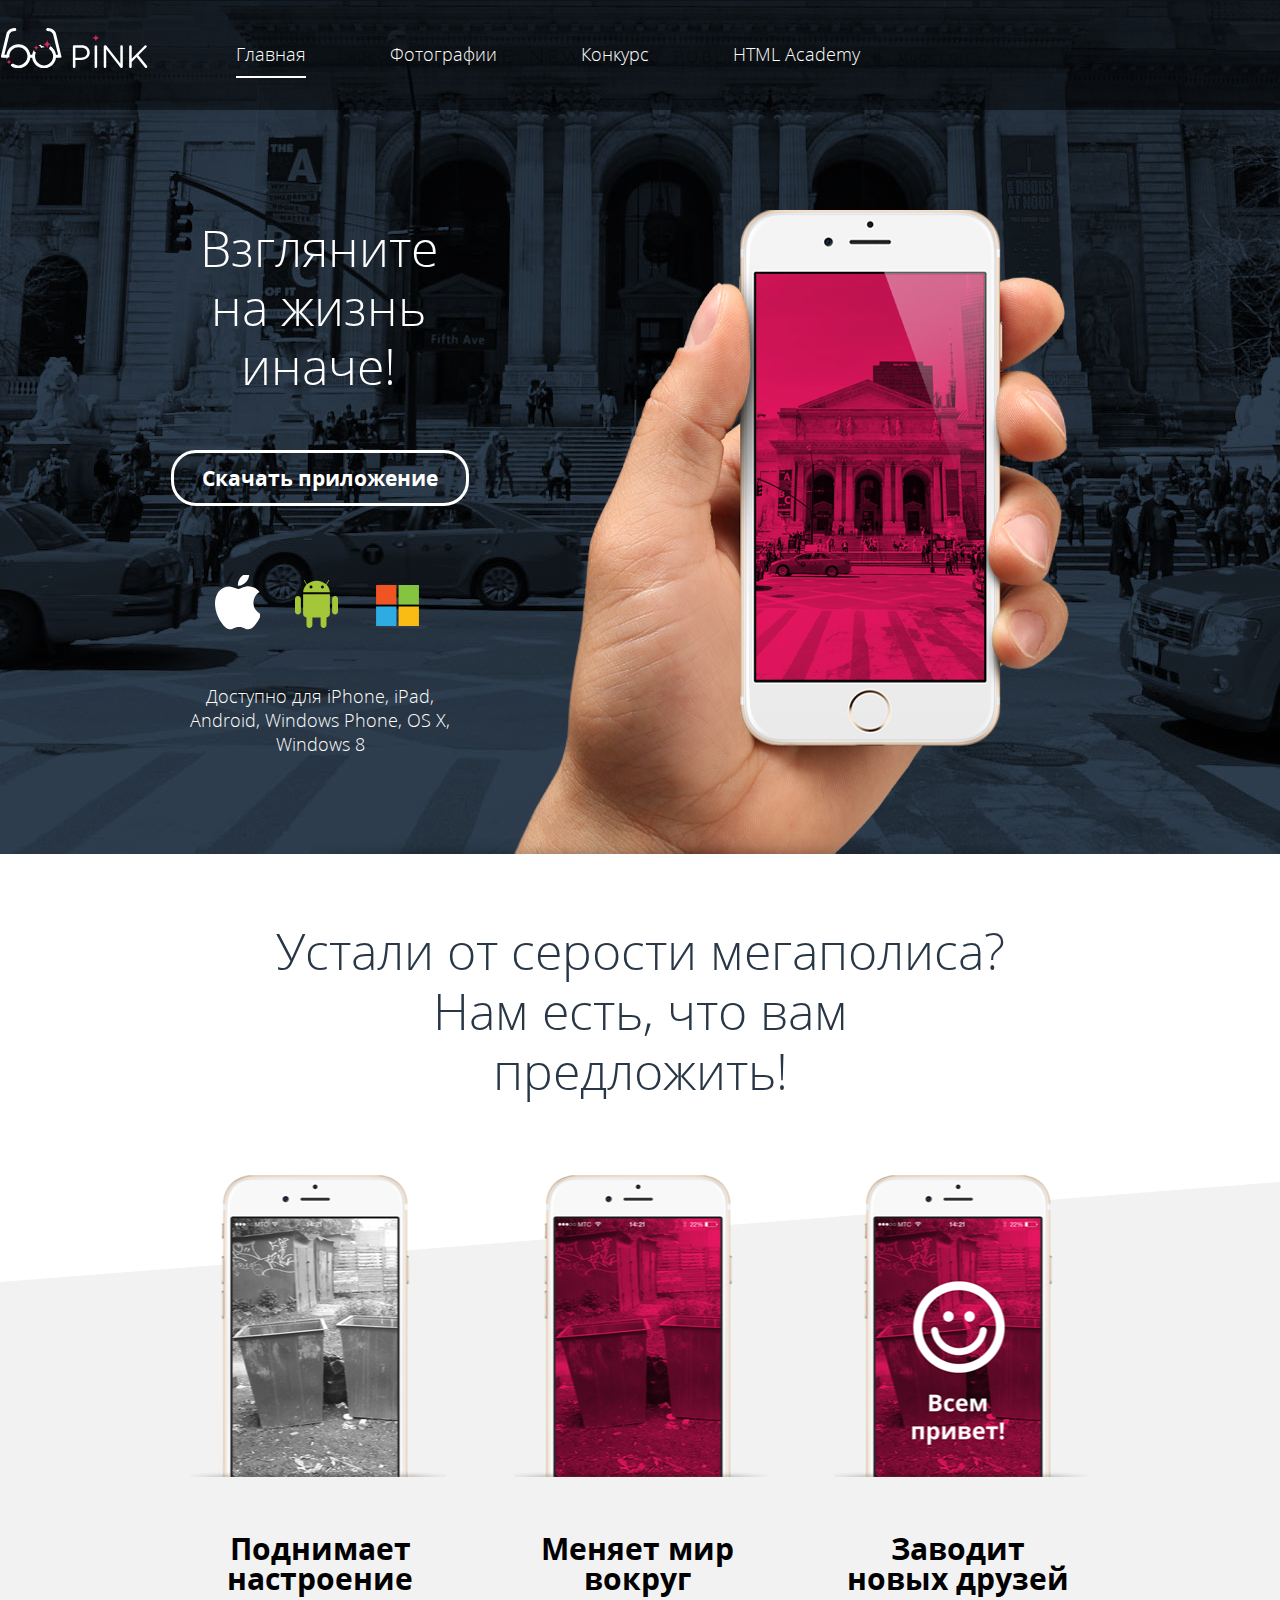
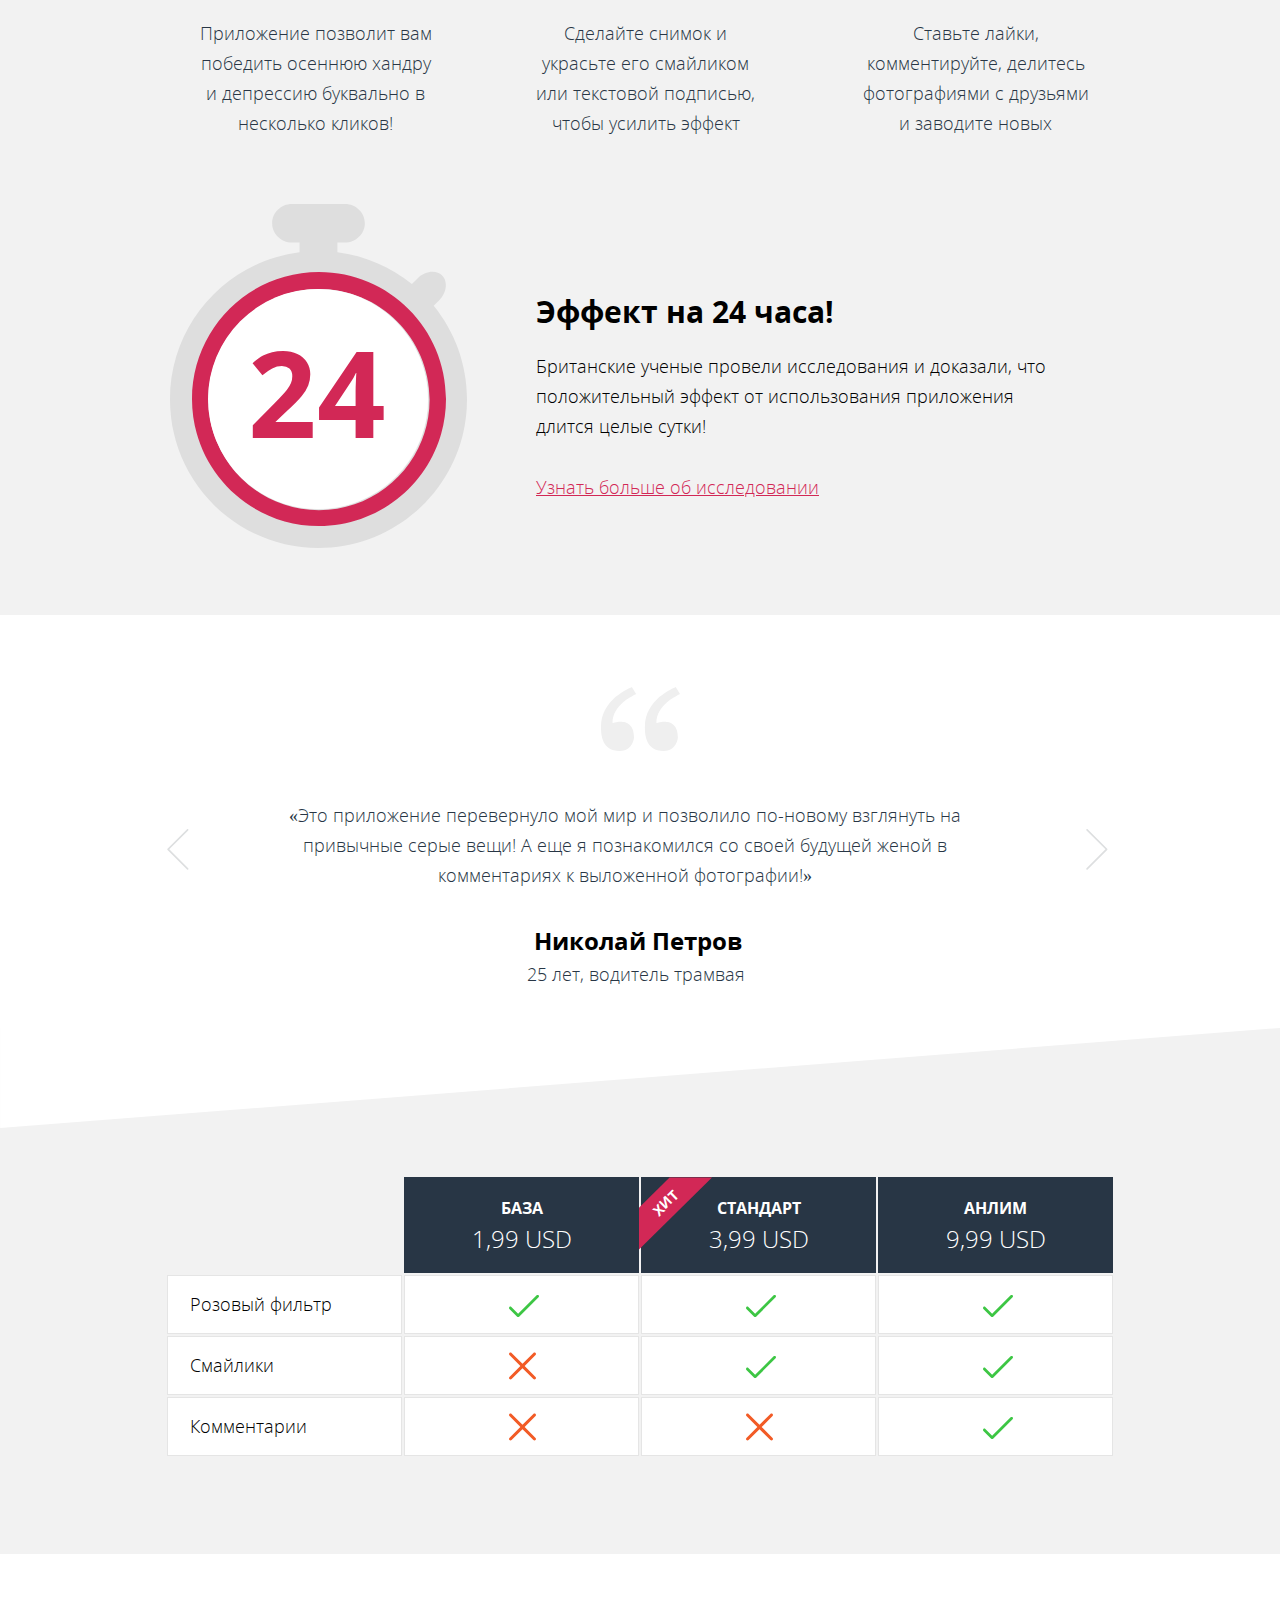
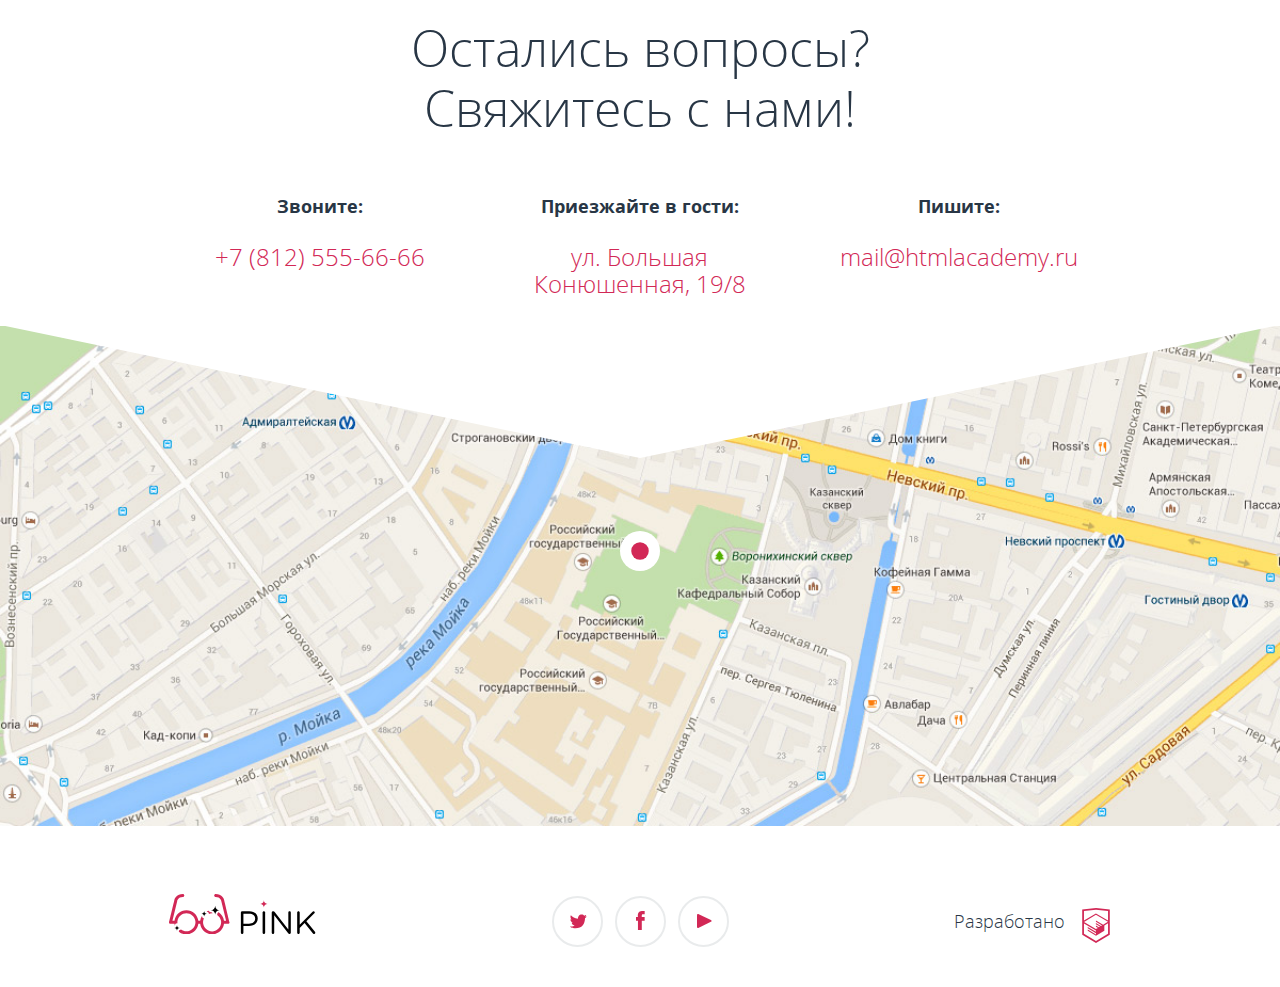
<file: index.html>
<!DOCTYPE html>
<html lang="ru">
  <head>
    <meta charset="utf-8">
    <title>HTML Academy: Пинк</title>
    <meta name="viewport" content="width=device-width,initial-scale=1">
    <link rel="stylesheet" href="css/style.min.css">
  </head>
  <body>
    <svg version="1.1" style="display: none">
      <symbol viewBox="0 0 74 23" id="logo-pink-white-mobile">
        <g>
          <path d="M0,1.449c0-0.708,0.58-1.288,1.256-1.288h7.18c5.087,0,8.436,2.704,8.436,7.147v0.064 c0,4.861-4.057,7.373-8.854,7.373H2.544v6.825c0,0.708-0.58,1.288-1.288,1.288C0.58,22.859,0,22.279,0,21.571V1.449z M8.114,12.428 c3.734,0,6.182-1.996,6.182-4.958V7.405c0-3.22-2.415-4.894-6.054-4.894H2.544v9.917H8.114z"></path>
          <path d="M21.729,1.288C21.729,0.58,22.308,0,22.983,0c0.709,0,1.288,0.58,1.288,1.288v20.283 c0,0.708-0.579,1.288-1.288,1.288c-0.676,0-1.255-0.58-1.255-1.288V1.288z"></path>
          <path d="M30.87,1.32c0-0.676,0.579-1.256,1.256-1.256h0.354c0.58,0,0.934,0.29,1.288,0.74l13.684,17.45V1.256 C47.451,0.58,47.998,0,48.707,0c0.676,0,1.223,0.58,1.223,1.256v20.348c0,0.676-0.482,1.191-1.158,1.191h-0.129 c-0.548,0-0.934-0.322-1.32-0.772L33.349,4.153v17.45c0,0.676-0.547,1.256-1.255,1.256c-0.677,0-1.224-0.58-1.224-1.256V1.32z"></path>
          <path d="M56.3,1.288C56.3,0.58,56.879,0,57.556,0c0.708,0,1.287,0.58,1.287,1.288v12.331L71.689,0.451 C71.979,0.193,72.269,0,72.688,0c0.676,0,1.224,0.612,1.224,1.256c0,0.354-0.161,0.644-0.419,0.901l-7.984,7.92l8.564,10.561 c0.225,0.29,0.354,0.547,0.354,0.934c0,0.676-0.579,1.288-1.287,1.288c-0.483,0-0.806-0.258-1.03-0.58l-8.403-10.463l-4.862,4.861 v4.894c0,0.708-0.579,1.288-1.287,1.288c-0.677,0-1.256-0.58-1.256-1.288V1.288z"></path>
        </g>
      </symbol>
      <symbol viewBox="0 0 146 40" id="logo-pink-white-tablet">
        <g>
          <path d="M71.874,18.661c0-0.708,0.58-1.288,1.256-1.288h7.18c5.087,0,8.436,2.704,8.436,7.146v0.064 c0,4.861-4.057,7.373-8.854,7.373h-5.475v6.825c0,0.708-0.58,1.288-1.288,1.288c-0.676,0-1.256-0.58-1.256-1.288V18.661z M79.988,29.641c3.734,0,6.182-1.996,6.182-4.959v-0.063c0-3.22-2.414-4.894-6.053-4.894h-5.699v9.917H79.988L79.988,29.641z"></path>
          <path d="M93.603,18.5c0-0.708,0.579-1.288,1.255-1.288c0.709,0,1.288,0.58,1.288,1.288v20.283 c0,0.708-0.579,1.287-1.288,1.287c-0.676,0-1.255-0.579-1.255-1.287V18.5z"></path>
          <path d="M102.744,18.532c0-0.676,0.58-1.256,1.256-1.256h0.354c0.58,0,0.935,0.29,1.288,0.74l13.684,17.45V18.468 c0-0.676,0.547-1.256,1.256-1.256c0.676,0,1.224,0.58,1.224,1.256v20.349c0,0.676-0.481,1.19-1.158,1.19h-0.129 c-0.548,0-0.935-0.321-1.319-0.772l-13.975-17.868v17.45c0,0.676-0.547,1.256-1.256,1.256c-0.676,0-1.223-0.58-1.223-1.256V18.532 H102.744z"></path>
          <path d="M128.173,18.5c0-0.708,0.58-1.288,1.257-1.288c0.708,0,1.286,0.58,1.286,1.288v12.331l12.848-13.168 c0.29-0.257,0.579-0.451,0.998-0.451c0.676,0,1.225,0.612,1.225,1.256c0,0.354-0.162,0.644-0.42,0.901l-7.984,7.92l8.564,10.561 c0.225,0.291,0.354,0.547,0.354,0.935c0,0.676-0.578,1.288-1.286,1.288c-0.483,0-0.806-0.258-1.03-0.58l-8.402-10.463l-4.863,4.861 v4.894c0,0.708-0.578,1.288-1.286,1.288c-0.677,0-1.257-0.58-1.257-1.288V18.5H128.173z"></path>
        </g>
        <path d="M60.498,28.266"></path>
        <path d="M60.462,28.016c-0.002-0.009-5.175-21.365-5.175-21.365C54.926,4.303,52.694,0,46.688,0 c-0.829,0-1.5,0.671-1.5,1.5s0.671,1.5,1.5,1.5c4.856,0,5.575,3.729,5.639,4.143l4.767,19.701h-2.073 c-0.742-5.927-5.802-10.531-11.927-10.531s-11.186,4.604-11.927,10.531h-1.82c-0.741-5.927-5.802-10.531-11.927-10.531 S6.235,20.917,5.493,26.844H3.42L8.187,7.143C8.25,6.729,8.97,3,13.826,3c0.829,0,1.5-0.671,1.5-1.5S14.655,0,13.826,0 C7.82,0,5.588,4.303,5.227,6.651c0,0-5.173,21.356-5.175,21.365c-0.266,1.109,0.531,1.826,1.426,1.826 c0.012,0,0.023,0.004,0.036,0.004h3.982c0.741,5.926,5.802,10.53,11.927,10.53s11.185-4.604,11.927-10.53h1.814 c0.742,5.926,5.802,10.53,11.927,10.53s11.186-4.604,11.927-10.53H59c0.012,0,0.023-0.004,0.036-0.004 C59.931,29.842,60.728,29.125,60.462,28.016z M26.315,29.844c-0.715,4.272-4.421,7.531-8.896,7.531c-4.475,0-8.18-3.259-8.896-7.531 c-0.082-0.488-0.135-0.988-0.135-1.5s0.053-1.011,0.135-1.5c0.715-4.271,4.421-7.531,8.896-7.531c4.475,0,8.18,3.26,8.896,7.531 c0.082,0.489,0.135,0.988,0.135,1.5S26.397,29.355,26.315,29.844z M51.99,29.844c-0.716,4.272-4.421,7.531-8.896,7.531 c-4.475,0-8.181-3.259-8.896-7.531c-0.082-0.488-0.135-0.988-0.135-1.5s0.053-1.011,0.135-1.5c0.716-4.271,4.421-7.531,8.896-7.531 c4.475,0,8.181,3.26,8.896,7.531c0.082,0.489,0.135,0.988,0.135,1.5S52.072,29.355,51.99,29.844z"></path>
      </symbol>
      <symbol viewBox="0 0 146 40" id="logo-pink-white-desktop">
        <g>
          <path d="M71.874,18.661c0-0.708,0.58-1.288,1.256-1.288h7.18c5.087,0,8.436,2.704,8.436,7.146v0.064 c0,4.861-4.057,7.373-8.854,7.373h-5.475v6.825c0,0.708-0.58,1.288-1.288,1.288c-0.676,0-1.256-0.58-1.256-1.288V18.661z M79.988,29.641c3.734,0,6.182-1.996,6.182-4.959v-0.063c0-3.22-2.414-4.894-6.053-4.894h-5.699v9.917H79.988L79.988,29.641z"></path>
          <path d="M93.603,18.5c0-0.708,0.579-1.288,1.255-1.288c0.709,0,1.288,0.58,1.288,1.288v20.283 c0,0.708-0.579,1.287-1.288,1.287c-0.676,0-1.255-0.579-1.255-1.287V18.5z"></path>
          <path d="M102.744,18.532c0-0.676,0.58-1.256,1.256-1.256h0.354c0.58,0,0.935,0.29,1.288,0.74l13.684,17.45V18.468 c0-0.676,0.547-1.256,1.256-1.256c0.676,0,1.224,0.58,1.224,1.256v20.349c0,0.676-0.481,1.19-1.158,1.19h-0.129 c-0.548,0-0.935-0.321-1.319-0.772l-13.975-17.868v17.45c0,0.676-0.547,1.256-1.256,1.256c-0.676,0-1.223-0.58-1.223-1.256V18.532 H102.744z"></path>
          <path d="M128.173,18.5c0-0.708,0.58-1.288,1.257-1.288c0.708,0,1.286,0.58,1.286,1.288v12.331l12.848-13.168 c0.29-0.257,0.579-0.451,0.998-0.451c0.676,0,1.225,0.612,1.225,1.256c0,0.354-0.162,0.644-0.42,0.901l-7.984,7.92l8.564,10.561 c0.225,0.291,0.354,0.547,0.354,0.935c0,0.676-0.578,1.288-1.286,1.288c-0.483,0-0.806-0.258-1.03-0.58l-8.402-10.463l-4.863,4.861 v4.894c0,0.708-0.578,1.288-1.286,1.288c-0.677,0-1.257-0.58-1.257-1.288V18.5H128.173z"></path>
        </g>
        <path fill="#D22856" d="M98.498,9.875c-2.002,0-3.623-1.623-3.623-3.624c0,2.001-1.623,3.624-3.625,3.624 c2.002,0,3.625,1.623,3.625,3.624C94.875,11.498,96.496,9.875,98.498,9.875z"></path>
        <g>
          <path d="M43.094,19.313c0.246,0,0.489,0.014,0.73,0.033c-0.437-0.728-1.227-1.221-2.136-1.221 c-0.877,0-1.614-0.568-1.884-1.354c-0.727,0.208-1.425,0.482-2.089,0.816c0.062,0.017,0.122,0.038,0.188,0.038c1.104,0,2,0.896,2,2 c0,0.096-0.015,0.188-0.028,0.281C40.875,19.524,41.959,19.313,43.094,19.313z"></path>
          <path d="M60.462,28.016c-0.002-0.009-5.175-21.365-5.175-21.365C54.926,4.303,52.694,0,46.688,0 c-0.829,0-1.5,0.671-1.5,1.5s0.671,1.5,1.5,1.5c4.856,0,5.575,3.729,5.639,4.143l4.767,19.701h-2.073 c-0.445-3.557-2.453-6.628-5.305-8.522c-0.897,0.379-1.529,1.269-1.529,2.303c0,0.088-0.015,0.171-0.026,0.256 c1.991,1.358,3.415,3.489,3.829,5.964c0.082,0.489,0.135,0.988,0.135,1.5s-0.053,1.012-0.135,1.5 c-0.716,4.272-4.421,7.531-8.896,7.531c-4.475,0-8.181-3.259-8.896-7.531c-0.082-0.488-0.135-0.988-0.135-1.5 s0.053-1.011,0.135-1.5c0.147-0.878,0.427-1.711,0.808-2.483c-1.034-0.078-1.852-0.932-1.852-1.985 c0-0.189-0.077-0.357-0.192-0.489c-0.938,1.469-1.569,3.15-1.795,4.958h-1.82c-0.741-5.927-5.802-10.531-11.927-10.531 S6.235,20.917,5.493,26.844H3.42L8.187,7.143C8.25,6.729,8.97,3,13.826,3c0.829,0,1.5-0.671,1.5-1.5S14.655,0,13.826,0 C7.82,0,5.588,4.303,5.227,6.651c0,0-5.173,21.356-5.175,21.365c-0.266,1.109,0.531,1.826,1.426,1.826 c0.012,0,0.023,0.004,0.036,0.004h3.982c0.079,0.628,0.215,1.237,0.387,1.831c0.059-0.106,0.102-0.224,0.102-0.354 c0-1.104,0.896-2,2-2c0.166,0,0.324,0.025,0.478,0.063c-0.043-0.343-0.074-0.688-0.074-1.042c0-0.512,0.053-1.011,0.135-1.5 c0.715-4.271,4.421-7.531,8.896-7.531s8.18,3.26,8.896,7.531c0.082,0.489,0.135,0.988,0.135,1.5s-0.053,1.012-0.135,1.5 c-0.715,4.272-4.421,7.531-8.896,7.531c-2.022,0-3.883-0.67-5.386-1.794c-0.35,0.302-0.8,0.491-1.299,0.491 c-0.413,0-0.749,0.336-0.749,0.748c0,0.29-0.065,0.564-0.176,0.812c2.075,1.708,4.722,2.743,7.614,2.743 c6.125,0,11.185-4.604,11.927-10.53h1.814c0.742,5.926,5.802,10.53,11.927,10.53s11.186-4.604,11.927-10.53H59 c0.012,0,0.023-0.004,0.036-0.004C59.931,29.842,60.728,29.125,60.462,28.016z"></path>
        </g>
        <g>
          <g>
            <path fill="#D22856" d="M50.686,16.125c-2.485,0-4.499-2.014-4.499-4.499c0,2.485-2.014,4.499-4.499,4.499
              c2.485,0,4.499,2.014,4.499,4.499C46.187,18.139,48.2,16.125,50.686,16.125z"></path>
          </g>
        </g>
        <g>
          <g>
            <path fill="#D22856" d="M37.904,19.626c-1.519,0-2.749-1.23-2.749-2.749c0,1.519-1.23,2.749-2.749,2.749
              c1.519,0,2.749,1.229,2.749,2.749C35.155,20.855,36.386,19.626,37.904,19.626z"></path>
          </g>
        </g>
        <g>
          <g>
            <path fill="#D22856" d="M10.734,34.072c-1.519,0-2.749-1.23-2.749-2.75c0,1.52-1.23,2.75-2.749,2.75
              c1.519,0,2.749,1.229,2.749,2.748C7.985,35.303,9.215,34.072,10.734,34.072z"></path>
          </g>
        </g>
      </symbol>
      <symbol viewBox="0 0 146 40" id="logo-pink-blue-mobile">
        <g>
          <path d="M71.874,18.661c0-0.708,0.58-1.288,1.256-1.288h7.18c5.087,0,8.436,2.704,8.436,7.146v0.063 c0,4.86-4.057,7.373-8.854,7.373h-5.475v6.825c0,0.708-0.58,1.287-1.289,1.287c-0.676,0-1.256-0.58-1.256-1.287L71.874,18.661 L71.874,18.661z M79.988,29.641c3.734,0,6.182-1.996,6.182-4.959v-0.062c0-3.221-2.414-4.894-6.053-4.894h-5.699v9.917h5.57V29.641 z"></path>
          <path d="M93.603,18.5c0-0.708,0.579-1.288,1.255-1.288c0.709,0,1.288,0.58,1.288,1.288v20.283 c0,0.708-0.579,1.287-1.288,1.287c-0.676,0-1.255-0.579-1.255-1.287V18.5z"></path>
          <path d="M102.744,18.532c0-0.676,0.58-1.256,1.256-1.256h0.354c0.58,0,0.935,0.29,1.288,0.74l13.684,17.45V18.468 c0-0.676,0.547-1.256,1.256-1.256c0.676,0,1.225,0.58,1.225,1.256v20.349c0,0.677-0.48,1.19-1.158,1.19h-0.129 c-0.548,0-0.936-0.321-1.318-0.772l-13.976-17.867v17.449c0,0.677-0.547,1.257-1.257,1.257c-0.676,0-1.223-0.58-1.223-1.257V18.532 H102.744z"></path>
          <path d="M128.173,18.5c0-0.708,0.58-1.288,1.257-1.288c0.708,0,1.286,0.58,1.286,1.288v12.331l12.848-13.168 c0.29-0.257,0.579-0.451,0.998-0.451c0.676,0,1.225,0.612,1.225,1.256c0,0.354-0.162,0.644-0.42,0.901l-7.984,7.92l8.564,10.561 c0.225,0.291,0.354,0.547,0.354,0.936c0,0.676-0.577,1.288-1.285,1.288c-0.482,0-0.807-0.259-1.03-0.58l-8.401-10.464l-4.863,4.861 v4.895c0,0.708-0.578,1.288-1.286,1.288c-0.677,0-1.257-0.58-1.257-1.288V18.5H128.173z"></path>
        </g>
        <path d="M60.498,28.266"></path>
        <path fill="#D22856" d="M60.462,28.016c-0.002-0.009-5.175-21.365-5.175-21.365C54.926,4.303,52.694,0,46.688,0 c-0.829,0-1.5,0.671-1.5,1.5s0.671,1.5,1.5,1.5c4.856,0,5.575,3.729,5.639,4.143l4.767,19.701h-2.073 c-0.742-5.927-5.802-10.531-11.927-10.531s-11.186,4.604-11.927,10.531h-1.82c-0.741-5.927-5.802-10.531-11.927-10.531 S6.235,20.917,5.493,26.844H3.42L8.187,7.143C8.25,6.729,8.97,3,13.826,3c0.829,0,1.5-0.671,1.5-1.5S14.655,0,13.826,0 C7.82,0,5.588,4.303,5.227,6.651c0,0-5.173,21.356-5.175,21.365c-0.266,1.109,0.531,1.826,1.426,1.826 c0.012,0,0.023,0.004,0.036,0.004h3.982c0.741,5.926,5.802,10.53,11.927,10.53s11.185-4.604,11.927-10.53h1.814 c0.742,5.926,5.802,10.53,11.927,10.53s11.186-4.604,11.927-10.53H59c0.012,0,0.023-0.004,0.036-0.004 C59.931,29.842,60.728,29.125,60.462,28.016z M26.315,29.844c-0.715,4.272-4.421,7.531-8.896,7.531s-8.18-3.259-8.896-7.531 c-0.082-0.488-0.135-0.988-0.135-1.5s0.053-1.011,0.135-1.5c0.715-4.271,4.421-7.531,8.896-7.531s8.18,3.26,8.896,7.531 c0.082,0.489,0.135,0.988,0.135,1.5S26.397,29.355,26.315,29.844z M51.99,29.844c-0.716,4.272-4.421,7.531-8.896,7.531 c-4.475,0-8.181-3.259-8.896-7.531c-0.082-0.488-0.135-0.988-0.135-1.5s0.053-1.011,0.135-1.5c0.716-4.271,4.421-7.531,8.896-7.531 c4.475,0,8.181,3.26,8.896,7.531c0.082,0.489,0.135,0.988,0.135,1.5S52.072,29.355,51.99,29.844z"></path>
      </symbol>
      <symbol viewBox="0 0 146 40" id="logo-pink-blue-desktop">
        <g>
          <path d="M71.874,18.661c0-0.708,0.58-1.288,1.256-1.288h7.18c5.087,0,8.436,2.704,8.436,7.146v0.063 c0,4.86-4.057,7.373-8.854,7.373h-5.475v6.825c0,0.708-0.58,1.287-1.289,1.287c-0.676,0-1.256-0.58-1.256-1.287L71.874,18.661 L71.874,18.661z M79.988,29.641c3.734,0,6.182-1.996,6.182-4.959v-0.062c0-3.221-2.414-4.894-6.053-4.894h-5.699v9.917h5.57V29.641 z"></path>
          <path d="M93.603,18.5c0-0.708,0.579-1.288,1.255-1.288c0.709,0,1.288,0.58,1.288,1.288v20.283 c0,0.708-0.579,1.287-1.288,1.287c-0.676,0-1.255-0.579-1.255-1.287V18.5z"></path>
          <path d="M102.744,18.532c0-0.676,0.58-1.256,1.256-1.256h0.354c0.58,0,0.935,0.29,1.288,0.74l13.684,17.45V18.468 c0-0.676,0.547-1.256,1.256-1.256c0.676,0,1.225,0.58,1.225,1.256v20.349c0,0.677-0.48,1.19-1.158,1.19h-0.129 c-0.548,0-0.936-0.321-1.318-0.772l-13.976-17.867v17.449c0,0.677-0.547,1.257-1.257,1.257c-0.676,0-1.223-0.58-1.223-1.257V18.532 H102.744z"></path>
          <path d="M128.173,18.5c0-0.708,0.58-1.288,1.257-1.288c0.708,0,1.286,0.58,1.286,1.288v12.331l12.848-13.168 c0.29-0.257,0.579-0.451,0.998-0.451c0.676,0,1.225,0.612,1.225,1.256c0,0.354-0.162,0.644-0.42,0.901l-7.984,7.92l8.564,10.561 c0.225,0.291,0.354,0.547,0.354,0.936c0,0.676-0.577,1.288-1.285,1.288c-0.482,0-0.807-0.259-1.03-0.58l-8.401-10.464l-4.863,4.861 v4.895c0,0.708-0.578,1.288-1.286,1.288c-0.677,0-1.257-0.58-1.257-1.288V18.5H128.173z"></path>
        </g>
        <path fill="#D22856" d="M98.498,9.875c-2.002,0-3.623-1.623-3.623-3.624c0,2.001-1.623,3.624-3.625,3.624 c2.002,0,3.625,1.623,3.625,3.624C94.875,11.498,96.496,9.875,98.498,9.875z"></path>
        <g>
          <path fill="#D22856" d="M43.094,19.313c0.246,0,0.489,0.014,0.73,0.033c-0.437-0.728-1.227-1.221-2.136-1.221 c-0.877,0-1.614-0.568-1.884-1.354c-0.727,0.208-1.425,0.482-2.089,0.816c0.062,0.017,0.122,0.038,0.188,0.038c1.104,0,2,0.896,2,2 c0,0.096-0.015,0.188-0.028,0.281C40.875,19.524,41.959,19.313,43.094,19.313z"></path>
          <path fill="#D22856" d="M60.462,28.016c-0.002-0.009-5.175-21.365-5.175-21.365C54.926,4.303,52.694,0,46.688,0 c-0.829,0-1.5,0.671-1.5,1.5s0.671,1.5,1.5,1.5c4.856,0,5.575,3.729,5.639,4.143l4.767,19.701h-2.073 c-0.445-3.557-2.453-6.628-5.305-8.522c-0.897,0.379-1.529,1.269-1.529,2.303c0,0.088-0.015,0.171-0.026,0.256 c1.991,1.358,3.415,3.489,3.829,5.965c0.082,0.488,0.135,0.987,0.135,1.5c0,0.512-0.053,1.012-0.135,1.5 c-0.716,4.271-4.421,7.53-8.896,7.53c-4.475,0-8.181-3.259-8.896-7.53c-0.082-0.488-0.135-0.988-0.135-1.5 c0-0.513,0.053-1.012,0.135-1.5c0.147-0.879,0.427-1.712,0.808-2.484c-1.034-0.077-1.852-0.932-1.852-1.984 c0-0.189-0.077-0.357-0.192-0.488c-0.938,1.469-1.569,3.149-1.795,4.957h-1.82c-0.741-5.927-5.802-10.531-11.927-10.531 S6.235,20.917,5.493,26.844H3.42L8.187,7.143C8.25,6.729,8.97,3,13.826,3c0.829,0,1.5-0.671,1.5-1.5S14.655,0,13.826,0 C7.82,0,5.588,4.303,5.227,6.651c0,0-5.173,21.356-5.175,21.365c-0.266,1.109,0.531,1.826,1.426,1.826 c0.012,0,0.023,0.004,0.036,0.004h3.982c0.079,0.629,0.215,1.237,0.387,1.831c0.059-0.106,0.102-0.224,0.102-0.354 c0-1.104,0.896-2,2-2c0.166,0,0.324,0.024,0.478,0.062c-0.043-0.343-0.074-0.688-0.074-1.042c0-0.512,0.053-1.011,0.135-1.5 c0.715-4.271,4.421-7.531,8.896-7.531s8.18,3.26,8.896,7.531c0.082,0.489,0.135,0.988,0.135,1.5s-0.053,1.012-0.135,1.5 c-0.715,4.272-4.421,7.531-8.896,7.531c-2.022,0-3.883-0.67-5.386-1.794c-0.35,0.302-0.8,0.491-1.299,0.491 c-0.413,0-0.749,0.336-0.749,0.748c0,0.289-0.065,0.563-0.176,0.812c2.075,1.708,4.722,2.743,7.614,2.743 c6.125,0,11.185-4.604,11.927-10.529h1.814c0.742,5.926,5.802,10.529,11.927,10.529s11.186-4.604,11.927-10.529H59 c0.012,0,0.023-0.005,0.036-0.005C59.931,29.842,60.728,29.125,60.462,28.016z"></path>
        </g>
        <g>
          <g>
            <path d="M50.686,16.125c-2.485,0-4.499-2.014-4.499-4.499c0,2.485-2.014,4.499-4.499,4.499
              c2.485,0,4.499,2.014,4.499,4.499C46.187,18.139,48.2,16.125,50.686,16.125z"></path>
          </g>
        </g>
        <g>
          <g>
            <path d="M37.904,19.626c-1.519,0-2.749-1.23-2.749-2.749c0,1.519-1.23,2.749-2.749,2.749
              c1.519,0,2.749,1.229,2.749,2.749C35.155,20.855,36.386,19.626,37.904,19.626z"></path>
          </g>
        </g>
        <g>
          <g>
            <path d="M10.734,34.072c-1.519,0-2.749-1.23-2.749-2.75c0,1.52-1.23,2.75-2.749,2.75
              c1.519,0,2.749,1.229,2.749,2.748C7.985,35.303,9.215,34.072,10.734,34.072z"></path>
          </g>
        </g>
      </symbol>
      <symbol viewBox="0 0 50 24" id="icon-menu-burger">
        <g id="miu">
          <g id="editor_list_view_hambuger_menu_glyph">
            <g>
              <path id="path-1" d="M1.137,0C0.51,0,0,0.428,0,1.01v1.981c0,0.558,0.494,1.01,1.139,1.01h47.671 c0.628,0,1.138-0.428,1.138-1.01V1.01c0-0.558-0.494-1.01-1.138-1.01H1.137z M1.137,10.003C0.51,10.003,0,10.431,0,11.013v1.98 c0,0.557,0.494,1.01,1.139,1.01h47.671c0.628,0,1.138-0.428,1.138-1.01v-1.98c0-0.558-0.494-1.01-1.138-1.01H1.137z M1.137,20.005C0.51,20.005,0,20.434,0,21.016v1.981c0,0.557,0.494,1.01,1.139,1.01h47.671c0.628,0,1.138-0.428,1.138-1.01 v-1.981c0-0.558-0.494-1.011-1.138-1.011H1.137z"></path>
              </g>
              <g>
                <path id="path-1_1_" d="M1.137,0C0.51,0,0,0.428,0,1.01v1.981c0,0.558,0.494,1.01,1.139,1.01h47.671 c0.628,0,1.138-0.428,1.138-1.01V1.01c0-0.558-0.494-1.01-1.138-1.01H1.137z M1.137,10.003C0.51,10.003,0,10.431,0,11.013v1.98 c0,0.557,0.494,1.01,1.139,1.01h47.671c0.628,0,1.138-0.428,1.138-1.01v-1.98c0-0.558-0.494-1.01-1.138-1.01H1.137z M1.137,20.005C0.51,20.005,0,20.434,0,21.016v1.981c0,0.557,0.494,1.01,1.139,1.01h47.671c0.628,0,1.138-0.428,1.138-1.01 v-1.981c0-0.558-0.494-1.011-1.138-1.011H1.137z"></path>
              </g>
            </g>
          </g>
        </symbol>
      <symbol viewBox="0 0 24 24" id="icon-menu-cross">
        <path d="M15.087,11.933l8.56-8.559c0.293-0.293,0.293-0.768,0-1.061L21.554,0.22C21.414,0.079,21.223,0,21.023,0 c-0.199,0-0.391,0.079-0.529,0.22l-8.561,8.56l-8.56-8.56c-0.282-0.282-0.78-0.282-1.061,0L0.22,2.313 c-0.293,0.293-0.293,0.768,0,1.061l8.56,8.559l-8.56,8.559c-0.293,0.293-0.293,0.768,0,1.062l2.093,2.094 c0.141,0.142,0.331,0.22,0.53,0.22c0.199,0,0.39-0.078,0.53-0.22l8.561-8.56l8.56,8.56c0.141,0.142,0.332,0.22,0.53,0.22 c0.199,0,0.39-0.078,0.53-0.22l2.093-2.094c0.293-0.294,0.293-0.769,0-1.062L15.087,11.933z"></path>
      </symbol>
      <symbol viewBox="0 0 22 42" id="icon-arrow-right">
        <path d="M19.661,20.859L0.248,1.446c-0.331-0.331-0.331-0.867,0-1.198c0.33-0.331,0.867-0.331,1.197,0l20.013,20.012 c0.33,0.33,0.33,0.867,0,1.197L1.445,41.471c-0.164,0.165-0.382,0.248-0.599,0.248s-0.434-0.083-0.599-0.248 c-0.331-0.331-0.331-0.867,0-1.198L19.661,20.859z"></path>
      </symbol>
      <symbol viewBox="0 0 22 42" id="icon-arrow-left">
        <path d="M2.045,20.859L21.458,1.446c0.331-0.331,0.331-0.867,0-1.198c-0.33-0.331-0.867-0.331-1.197,0L0.248,20.261 c-0.331,0.33-0.331,0.867,0,1.197l20.013,20.013c0.164,0.165,0.382,0.248,0.599,0.248s0.434-0.083,0.599-0.248 c0.331-0.331,0.331-0.867,0-1.198L2.045,20.859z"></path>
      </symbol>
      <symbol viewBox="0 0 19 15" id="logo-twitter">
        <path d="M11.283,0.153c1.736-0.485,3.074,0.263,3.685,1.151 c0.694-0.226,1.372-0.47,2.072-0.691c-0.004,0.841-0.538,1.478-0.883,1.727C16.861,2.506,17.5,1.86,17.5,1.86 c-0.175,0.976-1.035,1.746-1.611,1.977C15.65,10.429,12.617,14.793,5.507,14.66c-0.538,0,0.077,0-0.46,0 c-0.422,0-4.29-0.45-5.047-1.843c2.341,0.192,4.011-0.412,4.835-1.15c-0.989-0.293-2.761-0.464-3.07-2.881 c0.362,0.105,0.583,0.223,1.228,0.117C1.757,8.067,0.385,7.366,0.461,5.218c0.294,0.32,1.1,0.523,1.381,0.461 c-0.725-0.235-2.03-3.281-0.921-4.836C2.794,2.654,4.769,4.364,8.29,4.528C8.506,2.288,9.461,0.787,11.283,0.153z"></path>
      </symbol>

      <symbol viewBox="0 0 9 19" id="logo-facebook">
        <path d="M6.275,3.357c0.799,0,1.599,0,2.398,0c0-1.119,0-2.238,0-3.357c-0.959,0-1.92,0-2.878,0C2.656,0.181,1.54,2.387,1.948,6.115 H0v3.517h1.958c0,3.104,0,6.208,0,9.312c1.279,0,2.558,0,3.837,0c0-3.104,0-6.208,0-9.312h2.857V6.115H5.786 C5.765,5.07,5.75,3.709,6.275,3.357z"></path>
      </symbol>

      <symbol viewBox="0 0 15 15" id="logo-youtube">
          <path d="M1.775,13.78C0.799,14.257,0,13.758,0,12.671V1.29c0-1.088,0.799-1.585,1.775-1.109l12.133,5.932 c0.975,0.478,0.975,1.258,0,1.736L1.775,13.78z"></path>
      </symbol>

      <symbol viewBox="0 0 60 60" id="logo-htmlacademy">
        <path d="M30.2 5h-.2l-19.7 2.1v36.2l19.7 11.7 19.7-11.7v-36.2l-19.5-2.1zm17 36.8l-17.2 10.2-17.2-10.2v-14.8l17.1 10.2v1.8l-11.7-7v1.8l11.8 7.1v1.9l-11.8-7v1.8l11.8 7 11.9-7.1v-7.6l5.3-3.2v15.1zm-.1-17l-4.7 2.8-2.2 1.3-10.3-6.1v1.8l8.8 5.3h-.1l-.2.1-1.3.7-7.3-4.3v1.8l5.8 3.4-1.4.9-4.3-2.6v1.8l2.9 1.7-2.9 1.7-17-10.1 17-10.2 17.2 10zm.1-1.8l-17.3-10.2-17.1 10.2v-13.6l17.2-1.8 17.2 1.8v13.6z"></path>
      </symbol>
    </svg>
    <header class="page-header page-header--index">
        <nav class="main-nav main-nav--opened main-nav--nojs">
          <div class="main-nav__main-wrapper">
            <div class="main-nav__logo-wrapper">
              <a class="logo logo--header" href="index.html">
                <svg class="logo__header logo__header--mobile" width="77" height="23"><use xmlns:xlink="http://www.w3.org/1999/xlink" xlink:href="#logo-pink-white-mobile"></use></svg>
                <svg class="logo__header logo__header--tablet" width="148" height="40"><use xmlns:xlink="http://www.w3.org/1999/xlink" xlink:href="#logo-pink-white-tablet"></use></svg>
                <svg class="logo__header logo__header--desktop" width="148" height="40"><use xmlns:xlink="http://www.w3.org/1999/xlink" xlink:href="#logo-pink-white-desktop"></use></svg>
              </a>
              <button class="main-nav__toggle main-nav__toggle--open" type="button">
                <svg class="main-nav__icon main-nav__icon--burger" width="50" height="24"><use xmlns:xlink="http://www.w3.org/1999/xlink" xlink:href="#icon-menu-burger"></use></svg>
                <span class="visually-hidden">Открыть меню</span>
              </button>
              <button class="main-nav__toggle main-nav__toggle--close" type="button">
                <svg class="main-nav__icon main-nav__icon--cross" width="24" height="23"><use xmlns:xlink="http://www.w3.org/1999/xlink" xlink:href="#icon-menu-cross"></use></svg>
                <span class="visually-hidden">Закрыть меню</span>
              </button>
            </div>
            <div class="main-nav__wrapper">
              <ul class="main-nav__list site-list">
                <li class="site-list__item site-list__item--active">
                  <a class="site-list__href">Главная</a>
                </li>
                <li class="site-list__item">
                  <a class="site-list__href" href="photo.html">Фотографии</a>
                </li>
                <li class="site-list__item">
                  <a class="site-list__href" href="form.html">Конкурс</a>
                </li>
                <li class="site-list__item">
                  <a class="site-list__href" href="https://htmlacademy.ru/intensive/adaptive">HTML Academy</a>
                </li>
              </ul>
            </div>
          </div>
        </nav>
        <div class="page-header__wrapper page-header__wrapper--index">
          <section class="intro intro--index">
            <h1 class="intro__header intro__header--index">Взгляните на жизнь иначе!</h1>
            <section class="intro__download">
              <h2 class="visually-hidden">Скачать приложение</h2>
              <a class="intro__download-button button" href="https://www.apple.com/itunes/working-itunes/market/">Скачать приложение</a>
              <ul class="intro__platforms">
                <li class="intro__platform">
                  <a class="intro__link intro__link--apple" href="https://www.apple.com/itunes/working-itunes/market/" target="_blank" aria-label="Скачать для Apple">
                    <span class="visually-hidden">Apple</span>
                  </a>
                </li>
                <li class="intro__platform">
                  <a class="intro__link intro__link--android" href="https://play.google.com/store/apps;hl=ru" target="_blank" aria-label="Скачать для Android">
                    <span class="visually-hidden">Android</span>
                  </a>
                </li>
                <li class="intro__platform">
                  <a class="intro__link intro__link--windows" href="https://www.microsoft.com/" target="_blank" aria-label="Скачать для Windods">
                    <span class="visually-hidden">Windows</span>
                  </a>
                </li>
              </ul>
              <p class="intro__description">
                Доступно для iPhone, iPad, Android, Windows Phone, OS X, Windows 8
              </p>
            </section>
          </section>
        </div>
      </header>
    <main class="page-main">
      <section class="information">
        <div class="information__wrapper">
          <h2 class="information__slogan">
            Устали от серости мегаполиса?
          </h2>
          <h2 class="information__slogan information__slogan--small">
            Нам есть, что вам предложить!
          </h2>
        </div>
        <div class="information__items">
          <div class="advantages-list">
            <ul class="information__advantages  advantages-list__wrapper">
                <li class="advantages-list__item advantages-list__item--first">
                  <h3 class="advantages-list__title advantages-list__title--mood">
                    Поднимает настроение
                  </h3>
                  <p class="advantages-list__description">
                    Приложение позволит вам победить осеннюю хандру и депрессию буквально в несколько кликов!
                  </p>
                </li>
                <li class="advantages-list__item advantages-list__item--second">
                  <h3 class="advantages-list__title advantages-list__title--change">
                    Меняет мир вокруг
                  </h3>
                  <p class="advantages-list__description">
                    Сделайте снимок и украсьте его смайликом или текстовой подписью, чтобы усилить эффект
                  </p>
                </li>
                <li class="advantages-list__item advantages-list__item--third">
                  <h3 class="advantages-list__title advantages-list__title--friends">
                    Заводит новых друзей
                  </h3>
                  <p class="advantages-list__description">
                    Ставьте лайки, комментируйте, делитесь фотографиями с друзьями и заводите новых
                  </p>
                </li>
            </ul>
          </div>
          <div class=" information__wrapper information__wrapper--science">
            <div class="information__decoration"></div>
            <article class="information__science">
              <h3 class="information__title">Эффект на 24 часа!</h3>
              <p class="information__content">
                Британские ученые провели исследования и доказали, что положительный
                эффект от использования приложения длится целые сутки!
              </p>
              <a class="information__link" href="#">Узнать больше об исследовании</a>
          </article>
          </div>
        </div>
      </section>
      <section class="reviews">
        <div class="reviews__wrapper slider">
          <h2 class="visually-hidden">Отзывы</h2>
          <input class="slider__switcher slider__switcher--review-1" type="radio" name="rewiew" id="review-radio-1" checked="">
          <input class="slider__switcher slider__switcher--review-2" type="radio" name="rewiew" id="review-radio-2">
          <input class="slider__switcher slider__switcher--review-3" type="radio" name="rewiew" id="review-radio-3">
          <ul class="reviews__list slider__list">
            <li class="reviews__item reviews__item--current slider__item">
              <blockquote class="reviews__blockquote">
                <cite class="reviews__author">
                  <span class="reviews__name">Николай Петров</span>
                  <span class="reviews__info">25 лет, водитель трамвая</span>
                </cite>
                <p class="reviews__text">
                  «Это приложение перевернуло мой мир и позволило по-новому взглянуть на привычные серые вещи! А еще я познакомился со своей будущей женой в комментариях к выложенной фотографии!»
                </p>
              </blockquote>
            </li>
            <li class="reviews__item slider__item">
              <blockquote>
                <cite class="reviews__author">
                  <span class="reviews__name">Николай Петров</span>
                  <span class="reviews__info">25 лет, водитель трамвая</span>
                </cite>
                <p class="reviews__text">
                  «Это приложение перевернуло мой мир и позволило по-новому взглянуть на привычные серые вещи! А еще я познакомился со своей будущей женой в комментариях к выложенной фотографии!»
                </p>
              </blockquote>
            </li>
            <li class="reviews__item slider__item">
              <blockquote>
                <cite class="reviews__author">
                  <span class="reviews__name">Николай Петров</span>
                  <span class="reviews__info">25 лет, водитель трамвая</span>
                </cite>
                <p class="reviews__text">
                  «Это приложение перевернуло мой мир и позволило по-новому взглянуть на привычные серые вещи! А еще я познакомился со своей будущей женой в комментариях к выложенной фотографии!»
                </p>
              </blockquote>
            </li>
          </ul>
          <button class="reviews__switch reviews__switch--prev" type="button">
            <svg class="reviews__arrow" width="22" height="41"><use xmlns:xlink="http://www.w3.org/1999/xlink" xlink:href="#icon-arrow-left"></use></svg>
            <span class="visually-hidden">Предыдущий отзыв</span>
          </button>
          <button class="reviews__switch reviews__switch--next" type="button">
            <svg class="reviews__arrow" width="22" height="41"><use xmlns:xlink="http://www.w3.org/1999/xlink" xlink:href="#icon-arrow-right"></use></svg>
            <span class="visually-hidden">Следующий отзыв</span>
          </button>
          <p class="reviews__toggles slider__toggles">
            <label class="slider__toggle" for="review-radio-1"></label>
            <label class="slider__toggle" for="review-radio-2"></label>
            <label class="slider__toggle" for="review-radio-3"></label>
          </p>
        </div>
      </section>
      <section class="prices">
        <div class="prices__wrapper slider">
            <h2 class="visually-hidden">Расценки</h2>
            <input class="slider__switcher slider__switcher--price-1" type="radio" name="price" id="price-radio-1">
            <input class="slider__switcher slider__switcher--price-2" type="radio" name="price" id="price-radio-2" checked="">
            <input class="slider__switcher slider__switcher--price-3" type="radio" name="price" id="price-radio-3">
            <table class="prices__list">
              <thead class="prices__list-head">
                <tr>
                  <th class="prices__value prices__value--empty"></th>
                  <th class="prices__value">
                    База
                    <p>1,99 USD</p>
                  </th>
                  <th class="prices__value prices__value--hit">
                    Стандарт
                    <p>3,99 USD</p>
                  </th>
                  <th class="prices__value">
                    Анлим
                    <p>9,99 USD</p>
                  </th>
                </tr>
              </thead>
              <tbody class="prices__list-body">
                <tr>
                  <td class="prices__field prices__field--empty">Розовый фильтр</td>
                  <td class="prices__field prices__field--ok"><span>Розовый фильтр</span></td>
                  <td class="prices__field prices__field--ok"><span>Розовый фильтр</span></td>
                  <td class="prices__field prices__field--ok"><span>Розовый фильтр</span></td>
                </tr>
                <tr>
                  <td class="prices__field prices__field--empty">Смайлики</td>
                  <td class="prices__field prices__field--no"><span>Смайлики</span></td>
                  <td class="prices__field prices__field--ok"><span>Смайлики</span></td>
                  <td class="prices__field prices__field--ok"><span>Смайлики</span></td>
                </tr>
                <tr>
                  <td class="prices__field prices__field--empty">Комментарии</td>
                  <td class="prices__field prices__field--no"><span>Комментарии</span></td>
                  <td class="prices__field prices__field--no"><span>Комментарии</span></td>
                  <td class="prices__field prices__field--ok"><span>Комментарии</span></td>
                </tr>
              </tbody>
            </table>
            <p class="prices__toggles slider__toggles">
              <label class="slider__toggle" for="price-radio-1"></label>
              <label class="slider__toggle" for="price-radio-2"></label>
              <label class="slider__toggle" for="price-radio-3"></label>
            </p>
        </div>
      </section>
      <section class="contacts">
        <h2 class="visually-hidden">Контактная информация</h2>
        <div class="contacts__wrapper">
          <b class="contacts__slogan">Остались вопросы?</b>
          <b class="contacts__slogan">Свяжитесь с нами!</b>
          <ul class="contacts__list">
            <li class="contacts__information contacts__phone">
              <b class="contacts__title">
                Звоните:
              </b>
              <p class="contacts__text">
                <a class="contacts__href" href="tel:+78125556666">+7 (812) 555-66-66</a>
              </p>
            </li>
            <li class="contacts__information contacts__mail">
              <b class="contacts__title">
                Пишите:
              </b>
              <p class="contacts__text">
                <a class="contacts__href" href="mailto:mail@htmlacademy.ru">mail@htmlacademy.ru</a>
              </p>
            </li>
            <li class="contacts__information contacts__address">
              <b class="contacts__title">
                Приезжайте в гости:
              </b>
              <p class="contacts__text">
                ул. Большая Конюшенная, 19/8
              </p>
            </li>
          </ul>
        </div>
        <div class="contacts__map">
          <iframe src="https://www.google.com/maps/embed?pb=!1m18!1m12!1m3!1d1998.59894241241!2d30.320894616231268!3d59.93879686904772!2m3!1f0!2f0!3f0!3m2!1i1024!2i768!4f13.1!3m3!1m2!1s0x4696310fca5ba729%3A0xea9c53d4493c879f!2z0JHQvtC70YzRiNCw0Y8g0JrQvtC90Y7RiNC10L3QvdCw0Y8g0YPQuy4sIDE5LCDQodCw0L3QutGCLdCf0LXRgtC10YDQsdGD0YDQsywgMTkxMTg2!5e0!3m2!1sru!2sru!4v1518863344682"></iframe>
        </div>
      </section>
    </main>
    <footer class="page-footer page-footer--index">
      <div class="page-footer__wrapper">
        <a class="page-footer__logo" href="index.html">
          <svg class="logo__footer logo__footer--mobile" width="148" height="40"><use xmlns:xlink="http://www.w3.org/1999/xlink" xlink:href="#logo-pink-blue-mobile"></use></svg>
          <svg class="logo__footer logo__footer--desktop" width="148" height="40"><use xmlns:xlink="http://www.w3.org/1999/xlink" xlink:href="#logo-pink-blue-desktop"></use></svg>
        </a>
        <ul class="page-footer__socials">
          <li class="page-footer__social">
            <a class="page-footer__social-href" href="#" aria-label="Twitter">
              <svg class="page-footer__social-logo page-footer__social-logo--twitter" width="18" height="15"><use xmlns:xlink="http://www.w3.org/1999/xlink" xlink:href="#logo-twitter"></use></svg>
              <span class="visually-hidden">Twitter</span>
            </a>
          </li>
          <li class="page-footer__social">
            <a class="page-footer__social-href" href="#" aria-label="Facebook">
              <svg class="page-footer__social-logo page-footer__social-logo--facebook" width="9" height="19"><use xmlns:xlink="http://www.w3.org/1999/xlink" xlink:href="#logo-facebook"></use></svg>
              <span class="visually-hidden">Facebook</span>
            </a>
          </li>
          <li class="page-footer__social">
            <a class="page-footer__social-href" href="#" aria-label="Youtube">
              <svg class="page-footer__social-logo page-footer__social-logo--youtube" width="15" height="15"><use xmlns:xlink="http://www.w3.org/1999/xlink" xlink:href="#logo-youtube"></use></svg>
              <span class="visually-hidden">Youtube</span>
            </a>
          </li>
        </ul>
        <div class="page-footer__copyrights copyright">
          <span class="copyright__text"> Разработано</span>
          <a class="copyright__link" href="https://htmlacademy.ru/intensive/adaptive">
            <span class="visually-hidden">HTML Academy</span>
            <svg class="copyright__htmlacademy" width="42" height="49"><use xmlns:xlink="http://www.w3.org/1999/xlink" xlink:href="#logo-htmlacademy"></use></svg>
          </a>
        </div>
      </div>
    </footer>
    <script src="js/picturefill.js"></script>
  </body>
</html>
</file>
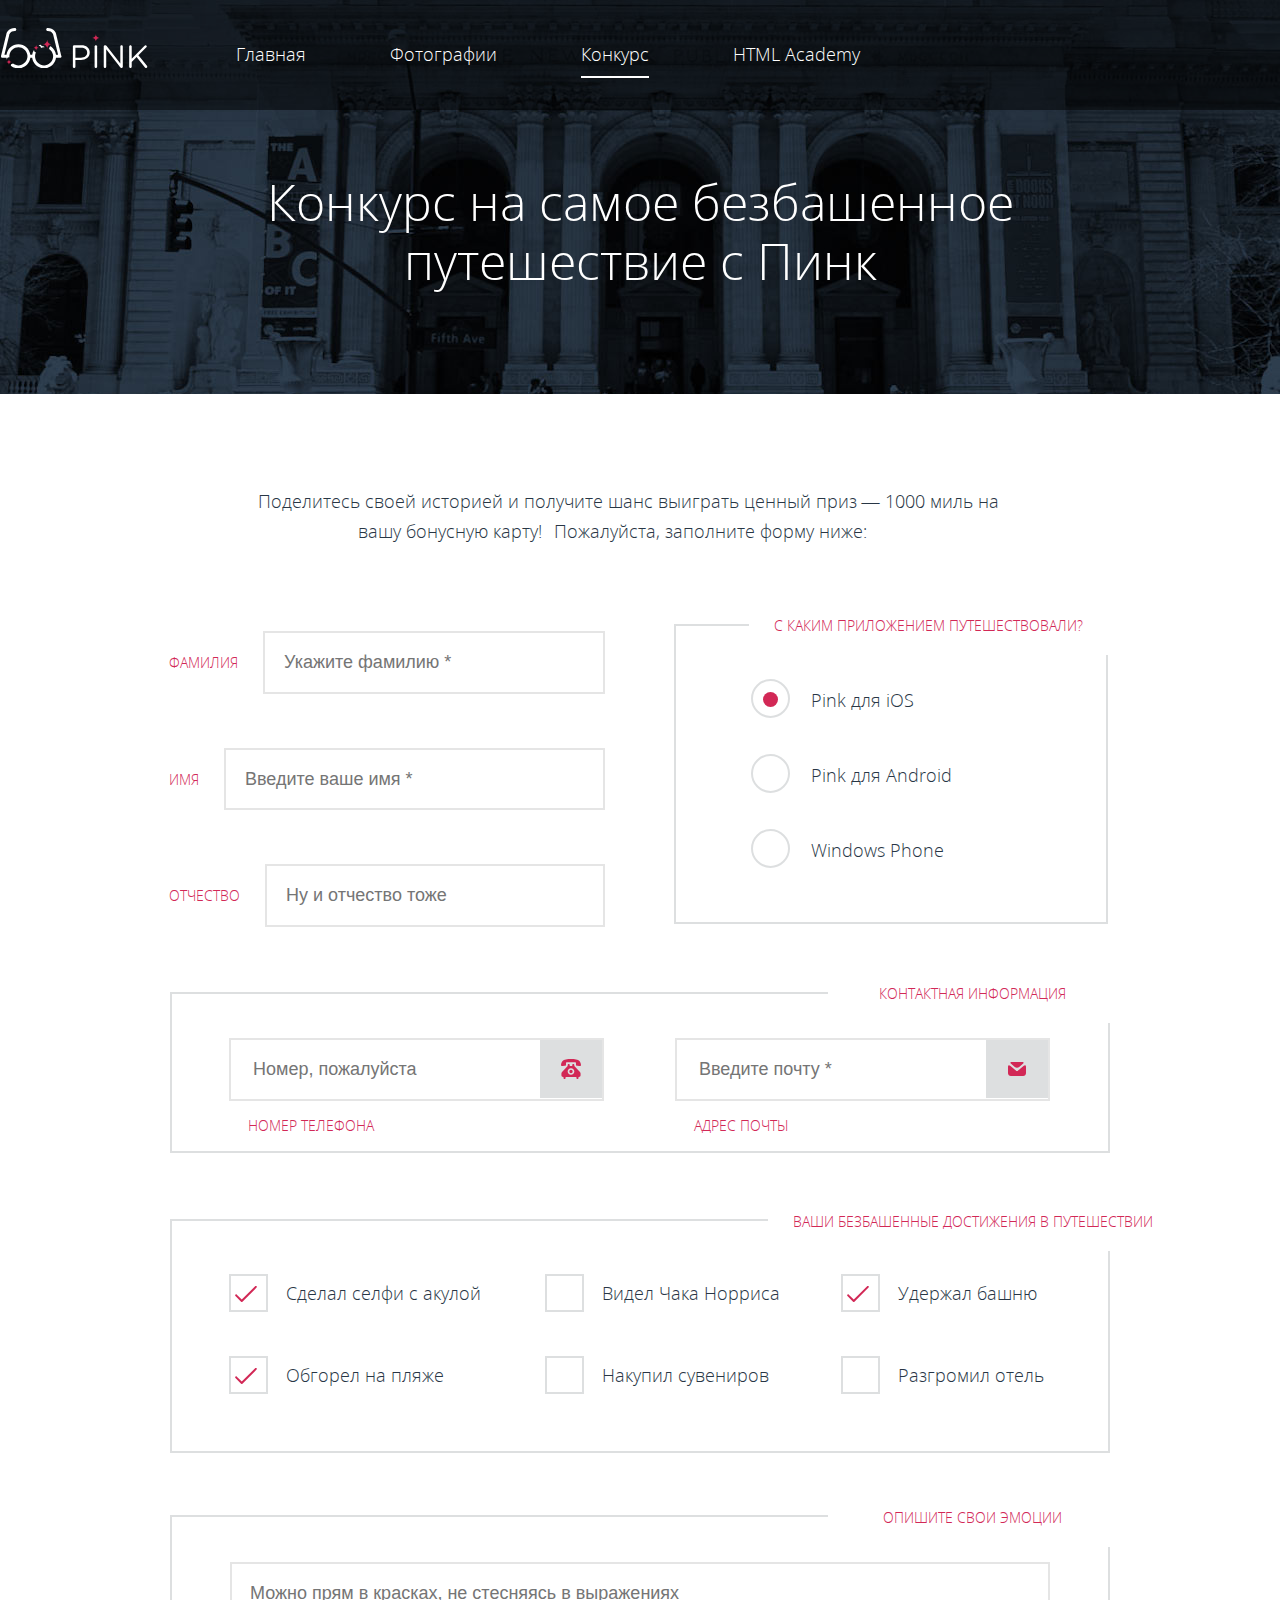
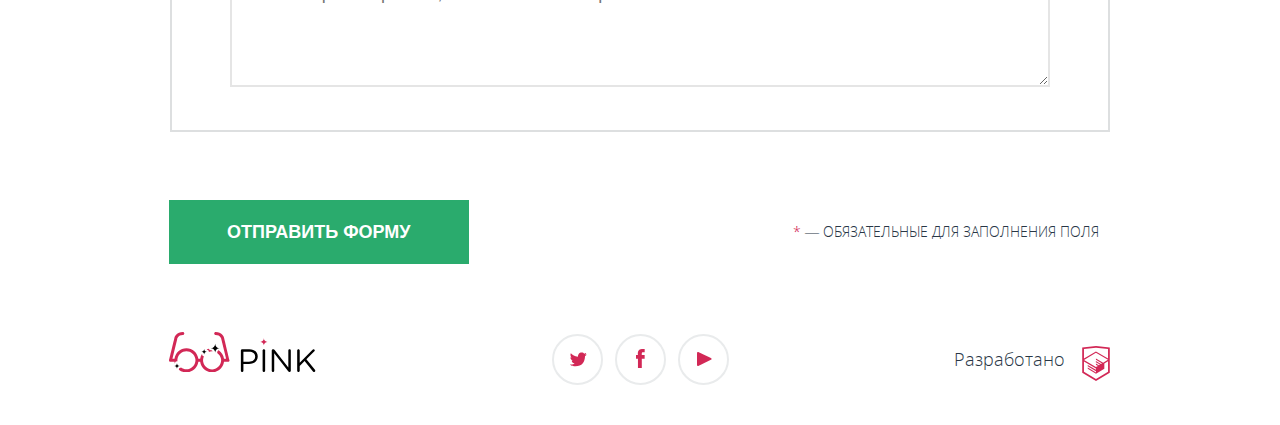
<file: form.html>
<!DOCTYPE html>
<html lang="ru">
  <head>
    <meta charset="utf-8">
    <title>HTML Academy: Пинк</title>
    <link rel="stylesheet" href="css/style.min.css">
  </head>
  <body>
    <svg version="1.1" style="display: none">
      <symbol viewBox="0 0 74 23" id="logo-pink-white-mobile">
        <g>
          <path d="M0,1.449c0-0.708,0.58-1.288,1.256-1.288h7.18c5.087,0,8.436,2.704,8.436,7.147v0.064 c0,4.861-4.057,7.373-8.854,7.373H2.544v6.825c0,0.708-0.58,1.288-1.288,1.288C0.58,22.859,0,22.279,0,21.571V1.449z M8.114,12.428 c3.734,0,6.182-1.996,6.182-4.958V7.405c0-3.22-2.415-4.894-6.054-4.894H2.544v9.917H8.114z"></path>
          <path d="M21.729,1.288C21.729,0.58,22.308,0,22.983,0c0.709,0,1.288,0.58,1.288,1.288v20.283 c0,0.708-0.579,1.288-1.288,1.288c-0.676,0-1.255-0.58-1.255-1.288V1.288z"></path>
          <path d="M30.87,1.32c0-0.676,0.579-1.256,1.256-1.256h0.354c0.58,0,0.934,0.29,1.288,0.74l13.684,17.45V1.256 C47.451,0.58,47.998,0,48.707,0c0.676,0,1.223,0.58,1.223,1.256v20.348c0,0.676-0.482,1.191-1.158,1.191h-0.129 c-0.548,0-0.934-0.322-1.32-0.772L33.349,4.153v17.45c0,0.676-0.547,1.256-1.255,1.256c-0.677,0-1.224-0.58-1.224-1.256V1.32z"></path>
          <path d="M56.3,1.288C56.3,0.58,56.879,0,57.556,0c0.708,0,1.287,0.58,1.287,1.288v12.331L71.689,0.451 C71.979,0.193,72.269,0,72.688,0c0.676,0,1.224,0.612,1.224,1.256c0,0.354-0.161,0.644-0.419,0.901l-7.984,7.92l8.564,10.561 c0.225,0.29,0.354,0.547,0.354,0.934c0,0.676-0.579,1.288-1.287,1.288c-0.483,0-0.806-0.258-1.03-0.58l-8.403-10.463l-4.862,4.861 v4.894c0,0.708-0.579,1.288-1.287,1.288c-0.677,0-1.256-0.58-1.256-1.288V1.288z"></path>
        </g>
      </symbol>
      <symbol viewBox="0 0 146 40" id="logo-pink-white-tablet">
        <g>
          <path d="M71.874,18.661c0-0.708,0.58-1.288,1.256-1.288h7.18c5.087,0,8.436,2.704,8.436,7.146v0.064 c0,4.861-4.057,7.373-8.854,7.373h-5.475v6.825c0,0.708-0.58,1.288-1.288,1.288c-0.676,0-1.256-0.58-1.256-1.288V18.661z M79.988,29.641c3.734,0,6.182-1.996,6.182-4.959v-0.063c0-3.22-2.414-4.894-6.053-4.894h-5.699v9.917H79.988L79.988,29.641z"></path>
          <path d="M93.603,18.5c0-0.708,0.579-1.288,1.255-1.288c0.709,0,1.288,0.58,1.288,1.288v20.283 c0,0.708-0.579,1.287-1.288,1.287c-0.676,0-1.255-0.579-1.255-1.287V18.5z"></path>
          <path d="M102.744,18.532c0-0.676,0.58-1.256,1.256-1.256h0.354c0.58,0,0.935,0.29,1.288,0.74l13.684,17.45V18.468 c0-0.676,0.547-1.256,1.256-1.256c0.676,0,1.224,0.58,1.224,1.256v20.349c0,0.676-0.481,1.19-1.158,1.19h-0.129 c-0.548,0-0.935-0.321-1.319-0.772l-13.975-17.868v17.45c0,0.676-0.547,1.256-1.256,1.256c-0.676,0-1.223-0.58-1.223-1.256V18.532 H102.744z"></path>
          <path d="M128.173,18.5c0-0.708,0.58-1.288,1.257-1.288c0.708,0,1.286,0.58,1.286,1.288v12.331l12.848-13.168 c0.29-0.257,0.579-0.451,0.998-0.451c0.676,0,1.225,0.612,1.225,1.256c0,0.354-0.162,0.644-0.42,0.901l-7.984,7.92l8.564,10.561 c0.225,0.291,0.354,0.547,0.354,0.935c0,0.676-0.578,1.288-1.286,1.288c-0.483,0-0.806-0.258-1.03-0.58l-8.402-10.463l-4.863,4.861 v4.894c0,0.708-0.578,1.288-1.286,1.288c-0.677,0-1.257-0.58-1.257-1.288V18.5H128.173z"></path>
        </g>
        <path d="M60.498,28.266"></path>
        <path d="M60.462,28.016c-0.002-0.009-5.175-21.365-5.175-21.365C54.926,4.303,52.694,0,46.688,0 c-0.829,0-1.5,0.671-1.5,1.5s0.671,1.5,1.5,1.5c4.856,0,5.575,3.729,5.639,4.143l4.767,19.701h-2.073 c-0.742-5.927-5.802-10.531-11.927-10.531s-11.186,4.604-11.927,10.531h-1.82c-0.741-5.927-5.802-10.531-11.927-10.531 S6.235,20.917,5.493,26.844H3.42L8.187,7.143C8.25,6.729,8.97,3,13.826,3c0.829,0,1.5-0.671,1.5-1.5S14.655,0,13.826,0 C7.82,0,5.588,4.303,5.227,6.651c0,0-5.173,21.356-5.175,21.365c-0.266,1.109,0.531,1.826,1.426,1.826 c0.012,0,0.023,0.004,0.036,0.004h3.982c0.741,5.926,5.802,10.53,11.927,10.53s11.185-4.604,11.927-10.53h1.814 c0.742,5.926,5.802,10.53,11.927,10.53s11.186-4.604,11.927-10.53H59c0.012,0,0.023-0.004,0.036-0.004 C59.931,29.842,60.728,29.125,60.462,28.016z M26.315,29.844c-0.715,4.272-4.421,7.531-8.896,7.531c-4.475,0-8.18-3.259-8.896-7.531 c-0.082-0.488-0.135-0.988-0.135-1.5s0.053-1.011,0.135-1.5c0.715-4.271,4.421-7.531,8.896-7.531c4.475,0,8.18,3.26,8.896,7.531 c0.082,0.489,0.135,0.988,0.135,1.5S26.397,29.355,26.315,29.844z M51.99,29.844c-0.716,4.272-4.421,7.531-8.896,7.531 c-4.475,0-8.181-3.259-8.896-7.531c-0.082-0.488-0.135-0.988-0.135-1.5s0.053-1.011,0.135-1.5c0.716-4.271,4.421-7.531,8.896-7.531 c4.475,0,8.181,3.26,8.896,7.531c0.082,0.489,0.135,0.988,0.135,1.5S52.072,29.355,51.99,29.844z"></path>
      </symbol>
      <symbol viewBox="0 0 146 40" id="logo-pink-white-desktop">
        <g>
          <path d="M71.874,18.661c0-0.708,0.58-1.288,1.256-1.288h7.18c5.087,0,8.436,2.704,8.436,7.146v0.064 c0,4.861-4.057,7.373-8.854,7.373h-5.475v6.825c0,0.708-0.58,1.288-1.288,1.288c-0.676,0-1.256-0.58-1.256-1.288V18.661z M79.988,29.641c3.734,0,6.182-1.996,6.182-4.959v-0.063c0-3.22-2.414-4.894-6.053-4.894h-5.699v9.917H79.988L79.988,29.641z"></path>
          <path d="M93.603,18.5c0-0.708,0.579-1.288,1.255-1.288c0.709,0,1.288,0.58,1.288,1.288v20.283 c0,0.708-0.579,1.287-1.288,1.287c-0.676,0-1.255-0.579-1.255-1.287V18.5z"></path>
          <path d="M102.744,18.532c0-0.676,0.58-1.256,1.256-1.256h0.354c0.58,0,0.935,0.29,1.288,0.74l13.684,17.45V18.468 c0-0.676,0.547-1.256,1.256-1.256c0.676,0,1.224,0.58,1.224,1.256v20.349c0,0.676-0.481,1.19-1.158,1.19h-0.129 c-0.548,0-0.935-0.321-1.319-0.772l-13.975-17.868v17.45c0,0.676-0.547,1.256-1.256,1.256c-0.676,0-1.223-0.58-1.223-1.256V18.532 H102.744z"></path>
          <path d="M128.173,18.5c0-0.708,0.58-1.288,1.257-1.288c0.708,0,1.286,0.58,1.286,1.288v12.331l12.848-13.168 c0.29-0.257,0.579-0.451,0.998-0.451c0.676,0,1.225,0.612,1.225,1.256c0,0.354-0.162,0.644-0.42,0.901l-7.984,7.92l8.564,10.561 c0.225,0.291,0.354,0.547,0.354,0.935c0,0.676-0.578,1.288-1.286,1.288c-0.483,0-0.806-0.258-1.03-0.58l-8.402-10.463l-4.863,4.861 v4.894c0,0.708-0.578,1.288-1.286,1.288c-0.677,0-1.257-0.58-1.257-1.288V18.5H128.173z"></path>
        </g>
        <path fill="#D22856" d="M98.498,9.875c-2.002,0-3.623-1.623-3.623-3.624c0,2.001-1.623,3.624-3.625,3.624 c2.002,0,3.625,1.623,3.625,3.624C94.875,11.498,96.496,9.875,98.498,9.875z"></path>
        <g>
          <path d="M43.094,19.313c0.246,0,0.489,0.014,0.73,0.033c-0.437-0.728-1.227-1.221-2.136-1.221 c-0.877,0-1.614-0.568-1.884-1.354c-0.727,0.208-1.425,0.482-2.089,0.816c0.062,0.017,0.122,0.038,0.188,0.038c1.104,0,2,0.896,2,2 c0,0.096-0.015,0.188-0.028,0.281C40.875,19.524,41.959,19.313,43.094,19.313z"></path>
          <path d="M60.462,28.016c-0.002-0.009-5.175-21.365-5.175-21.365C54.926,4.303,52.694,0,46.688,0 c-0.829,0-1.5,0.671-1.5,1.5s0.671,1.5,1.5,1.5c4.856,0,5.575,3.729,5.639,4.143l4.767,19.701h-2.073 c-0.445-3.557-2.453-6.628-5.305-8.522c-0.897,0.379-1.529,1.269-1.529,2.303c0,0.088-0.015,0.171-0.026,0.256 c1.991,1.358,3.415,3.489,3.829,5.964c0.082,0.489,0.135,0.988,0.135,1.5s-0.053,1.012-0.135,1.5 c-0.716,4.272-4.421,7.531-8.896,7.531c-4.475,0-8.181-3.259-8.896-7.531c-0.082-0.488-0.135-0.988-0.135-1.5 s0.053-1.011,0.135-1.5c0.147-0.878,0.427-1.711,0.808-2.483c-1.034-0.078-1.852-0.932-1.852-1.985 c0-0.189-0.077-0.357-0.192-0.489c-0.938,1.469-1.569,3.15-1.795,4.958h-1.82c-0.741-5.927-5.802-10.531-11.927-10.531 S6.235,20.917,5.493,26.844H3.42L8.187,7.143C8.25,6.729,8.97,3,13.826,3c0.829,0,1.5-0.671,1.5-1.5S14.655,0,13.826,0 C7.82,0,5.588,4.303,5.227,6.651c0,0-5.173,21.356-5.175,21.365c-0.266,1.109,0.531,1.826,1.426,1.826 c0.012,0,0.023,0.004,0.036,0.004h3.982c0.079,0.628,0.215,1.237,0.387,1.831c0.059-0.106,0.102-0.224,0.102-0.354 c0-1.104,0.896-2,2-2c0.166,0,0.324,0.025,0.478,0.063c-0.043-0.343-0.074-0.688-0.074-1.042c0-0.512,0.053-1.011,0.135-1.5 c0.715-4.271,4.421-7.531,8.896-7.531s8.18,3.26,8.896,7.531c0.082,0.489,0.135,0.988,0.135,1.5s-0.053,1.012-0.135,1.5 c-0.715,4.272-4.421,7.531-8.896,7.531c-2.022,0-3.883-0.67-5.386-1.794c-0.35,0.302-0.8,0.491-1.299,0.491 c-0.413,0-0.749,0.336-0.749,0.748c0,0.29-0.065,0.564-0.176,0.812c2.075,1.708,4.722,2.743,7.614,2.743 c6.125,0,11.185-4.604,11.927-10.53h1.814c0.742,5.926,5.802,10.53,11.927,10.53s11.186-4.604,11.927-10.53H59 c0.012,0,0.023-0.004,0.036-0.004C59.931,29.842,60.728,29.125,60.462,28.016z"></path>
        </g>
        <g>
          <g>
            <path fill="#D22856" d="M50.686,16.125c-2.485,0-4.499-2.014-4.499-4.499c0,2.485-2.014,4.499-4.499,4.499
              c2.485,0,4.499,2.014,4.499,4.499C46.187,18.139,48.2,16.125,50.686,16.125z"></path>
          </g>
        </g>
        <g>
          <g>
            <path fill="#D22856" d="M37.904,19.626c-1.519,0-2.749-1.23-2.749-2.749c0,1.519-1.23,2.749-2.749,2.749
              c1.519,0,2.749,1.229,2.749,2.749C35.155,20.855,36.386,19.626,37.904,19.626z"></path>
          </g>
        </g>
        <g>
          <g>
            <path fill="#D22856" d="M10.734,34.072c-1.519,0-2.749-1.23-2.749-2.75c0,1.52-1.23,2.75-2.749,2.75
              c1.519,0,2.749,1.229,2.749,2.748C7.985,35.303,9.215,34.072,10.734,34.072z"></path>
          </g>
        </g>
      </symbol>
      <symbol viewBox="0 0 146 40" id="logo-pink-blue-mobile">
        <g>
          <path d="M71.874,18.661c0-0.708,0.58-1.288,1.256-1.288h7.18c5.087,0,8.436,2.704,8.436,7.146v0.063 c0,4.86-4.057,7.373-8.854,7.373h-5.475v6.825c0,0.708-0.58,1.287-1.289,1.287c-0.676,0-1.256-0.58-1.256-1.287L71.874,18.661 L71.874,18.661z M79.988,29.641c3.734,0,6.182-1.996,6.182-4.959v-0.062c0-3.221-2.414-4.894-6.053-4.894h-5.699v9.917h5.57V29.641 z"></path>
          <path d="M93.603,18.5c0-0.708,0.579-1.288,1.255-1.288c0.709,0,1.288,0.58,1.288,1.288v20.283 c0,0.708-0.579,1.287-1.288,1.287c-0.676,0-1.255-0.579-1.255-1.287V18.5z"></path>
          <path d="M102.744,18.532c0-0.676,0.58-1.256,1.256-1.256h0.354c0.58,0,0.935,0.29,1.288,0.74l13.684,17.45V18.468 c0-0.676,0.547-1.256,1.256-1.256c0.676,0,1.225,0.58,1.225,1.256v20.349c0,0.677-0.48,1.19-1.158,1.19h-0.129 c-0.548,0-0.936-0.321-1.318-0.772l-13.976-17.867v17.449c0,0.677-0.547,1.257-1.257,1.257c-0.676,0-1.223-0.58-1.223-1.257V18.532 H102.744z"></path>
          <path d="M128.173,18.5c0-0.708,0.58-1.288,1.257-1.288c0.708,0,1.286,0.58,1.286,1.288v12.331l12.848-13.168 c0.29-0.257,0.579-0.451,0.998-0.451c0.676,0,1.225,0.612,1.225,1.256c0,0.354-0.162,0.644-0.42,0.901l-7.984,7.92l8.564,10.561 c0.225,0.291,0.354,0.547,0.354,0.936c0,0.676-0.577,1.288-1.285,1.288c-0.482,0-0.807-0.259-1.03-0.58l-8.401-10.464l-4.863,4.861 v4.895c0,0.708-0.578,1.288-1.286,1.288c-0.677,0-1.257-0.58-1.257-1.288V18.5H128.173z"></path>
        </g>
        <path d="M60.498,28.266"></path>
        <path fill="#D22856" d="M60.462,28.016c-0.002-0.009-5.175-21.365-5.175-21.365C54.926,4.303,52.694,0,46.688,0 c-0.829,0-1.5,0.671-1.5,1.5s0.671,1.5,1.5,1.5c4.856,0,5.575,3.729,5.639,4.143l4.767,19.701h-2.073 c-0.742-5.927-5.802-10.531-11.927-10.531s-11.186,4.604-11.927,10.531h-1.82c-0.741-5.927-5.802-10.531-11.927-10.531 S6.235,20.917,5.493,26.844H3.42L8.187,7.143C8.25,6.729,8.97,3,13.826,3c0.829,0,1.5-0.671,1.5-1.5S14.655,0,13.826,0 C7.82,0,5.588,4.303,5.227,6.651c0,0-5.173,21.356-5.175,21.365c-0.266,1.109,0.531,1.826,1.426,1.826 c0.012,0,0.023,0.004,0.036,0.004h3.982c0.741,5.926,5.802,10.53,11.927,10.53s11.185-4.604,11.927-10.53h1.814 c0.742,5.926,5.802,10.53,11.927,10.53s11.186-4.604,11.927-10.53H59c0.012,0,0.023-0.004,0.036-0.004 C59.931,29.842,60.728,29.125,60.462,28.016z M26.315,29.844c-0.715,4.272-4.421,7.531-8.896,7.531s-8.18-3.259-8.896-7.531 c-0.082-0.488-0.135-0.988-0.135-1.5s0.053-1.011,0.135-1.5c0.715-4.271,4.421-7.531,8.896-7.531s8.18,3.26,8.896,7.531 c0.082,0.489,0.135,0.988,0.135,1.5S26.397,29.355,26.315,29.844z M51.99,29.844c-0.716,4.272-4.421,7.531-8.896,7.531 c-4.475,0-8.181-3.259-8.896-7.531c-0.082-0.488-0.135-0.988-0.135-1.5s0.053-1.011,0.135-1.5c0.716-4.271,4.421-7.531,8.896-7.531 c4.475,0,8.181,3.26,8.896,7.531c0.082,0.489,0.135,0.988,0.135,1.5S52.072,29.355,51.99,29.844z"></path>
      </symbol>
      <symbol viewBox="0 0 146 40" id="logo-pink-blue-desktop">
        <g>
          <path d="M71.874,18.661c0-0.708,0.58-1.288,1.256-1.288h7.18c5.087,0,8.436,2.704,8.436,7.146v0.063 c0,4.86-4.057,7.373-8.854,7.373h-5.475v6.825c0,0.708-0.58,1.287-1.289,1.287c-0.676,0-1.256-0.58-1.256-1.287L71.874,18.661 L71.874,18.661z M79.988,29.641c3.734,0,6.182-1.996,6.182-4.959v-0.062c0-3.221-2.414-4.894-6.053-4.894h-5.699v9.917h5.57V29.641 z"></path>
          <path d="M93.603,18.5c0-0.708,0.579-1.288,1.255-1.288c0.709,0,1.288,0.58,1.288,1.288v20.283 c0,0.708-0.579,1.287-1.288,1.287c-0.676,0-1.255-0.579-1.255-1.287V18.5z"></path>
          <path d="M102.744,18.532c0-0.676,0.58-1.256,1.256-1.256h0.354c0.58,0,0.935,0.29,1.288,0.74l13.684,17.45V18.468 c0-0.676,0.547-1.256,1.256-1.256c0.676,0,1.225,0.58,1.225,1.256v20.349c0,0.677-0.48,1.19-1.158,1.19h-0.129 c-0.548,0-0.936-0.321-1.318-0.772l-13.976-17.867v17.449c0,0.677-0.547,1.257-1.257,1.257c-0.676,0-1.223-0.58-1.223-1.257V18.532 H102.744z"></path>
          <path d="M128.173,18.5c0-0.708,0.58-1.288,1.257-1.288c0.708,0,1.286,0.58,1.286,1.288v12.331l12.848-13.168 c0.29-0.257,0.579-0.451,0.998-0.451c0.676,0,1.225,0.612,1.225,1.256c0,0.354-0.162,0.644-0.42,0.901l-7.984,7.92l8.564,10.561 c0.225,0.291,0.354,0.547,0.354,0.936c0,0.676-0.577,1.288-1.285,1.288c-0.482,0-0.807-0.259-1.03-0.58l-8.401-10.464l-4.863,4.861 v4.895c0,0.708-0.578,1.288-1.286,1.288c-0.677,0-1.257-0.58-1.257-1.288V18.5H128.173z"></path>
        </g>
        <path fill="#D22856" d="M98.498,9.875c-2.002,0-3.623-1.623-3.623-3.624c0,2.001-1.623,3.624-3.625,3.624 c2.002,0,3.625,1.623,3.625,3.624C94.875,11.498,96.496,9.875,98.498,9.875z"></path>
        <g>
          <path fill="#D22856" d="M43.094,19.313c0.246,0,0.489,0.014,0.73,0.033c-0.437-0.728-1.227-1.221-2.136-1.221 c-0.877,0-1.614-0.568-1.884-1.354c-0.727,0.208-1.425,0.482-2.089,0.816c0.062,0.017,0.122,0.038,0.188,0.038c1.104,0,2,0.896,2,2 c0,0.096-0.015,0.188-0.028,0.281C40.875,19.524,41.959,19.313,43.094,19.313z"></path>
          <path fill="#D22856" d="M60.462,28.016c-0.002-0.009-5.175-21.365-5.175-21.365C54.926,4.303,52.694,0,46.688,0 c-0.829,0-1.5,0.671-1.5,1.5s0.671,1.5,1.5,1.5c4.856,0,5.575,3.729,5.639,4.143l4.767,19.701h-2.073 c-0.445-3.557-2.453-6.628-5.305-8.522c-0.897,0.379-1.529,1.269-1.529,2.303c0,0.088-0.015,0.171-0.026,0.256 c1.991,1.358,3.415,3.489,3.829,5.965c0.082,0.488,0.135,0.987,0.135,1.5c0,0.512-0.053,1.012-0.135,1.5 c-0.716,4.271-4.421,7.53-8.896,7.53c-4.475,0-8.181-3.259-8.896-7.53c-0.082-0.488-0.135-0.988-0.135-1.5 c0-0.513,0.053-1.012,0.135-1.5c0.147-0.879,0.427-1.712,0.808-2.484c-1.034-0.077-1.852-0.932-1.852-1.984 c0-0.189-0.077-0.357-0.192-0.488c-0.938,1.469-1.569,3.149-1.795,4.957h-1.82c-0.741-5.927-5.802-10.531-11.927-10.531 S6.235,20.917,5.493,26.844H3.42L8.187,7.143C8.25,6.729,8.97,3,13.826,3c0.829,0,1.5-0.671,1.5-1.5S14.655,0,13.826,0 C7.82,0,5.588,4.303,5.227,6.651c0,0-5.173,21.356-5.175,21.365c-0.266,1.109,0.531,1.826,1.426,1.826 c0.012,0,0.023,0.004,0.036,0.004h3.982c0.079,0.629,0.215,1.237,0.387,1.831c0.059-0.106,0.102-0.224,0.102-0.354 c0-1.104,0.896-2,2-2c0.166,0,0.324,0.024,0.478,0.062c-0.043-0.343-0.074-0.688-0.074-1.042c0-0.512,0.053-1.011,0.135-1.5 c0.715-4.271,4.421-7.531,8.896-7.531s8.18,3.26,8.896,7.531c0.082,0.489,0.135,0.988,0.135,1.5s-0.053,1.012-0.135,1.5 c-0.715,4.272-4.421,7.531-8.896,7.531c-2.022,0-3.883-0.67-5.386-1.794c-0.35,0.302-0.8,0.491-1.299,0.491 c-0.413,0-0.749,0.336-0.749,0.748c0,0.289-0.065,0.563-0.176,0.812c2.075,1.708,4.722,2.743,7.614,2.743 c6.125,0,11.185-4.604,11.927-10.529h1.814c0.742,5.926,5.802,10.529,11.927,10.529s11.186-4.604,11.927-10.529H59 c0.012,0,0.023-0.005,0.036-0.005C59.931,29.842,60.728,29.125,60.462,28.016z"></path>
        </g>
        <g>
          <g>
            <path d="M50.686,16.125c-2.485,0-4.499-2.014-4.499-4.499c0,2.485-2.014,4.499-4.499,4.499
              c2.485,0,4.499,2.014,4.499,4.499C46.187,18.139,48.2,16.125,50.686,16.125z"></path>
          </g>
        </g>
        <g>
          <g>
            <path d="M37.904,19.626c-1.519,0-2.749-1.23-2.749-2.749c0,1.519-1.23,2.749-2.749,2.749
              c1.519,0,2.749,1.229,2.749,2.749C35.155,20.855,36.386,19.626,37.904,19.626z"></path>
          </g>
        </g>
        <g>
          <g>
            <path d="M10.734,34.072c-1.519,0-2.749-1.23-2.749-2.75c0,1.52-1.23,2.75-2.749,2.75
              c1.519,0,2.749,1.229,2.749,2.748C7.985,35.303,9.215,34.072,10.734,34.072z"></path>
          </g>
        </g>
      </symbol>
      <symbol viewBox="0 0 50 24" id="icon-menu-burger">
        <g id="miu">
          <g id="editor_list_view_hambuger_menu_glyph">
            <g>
              <path id="path-1" d="M1.137,0C0.51,0,0,0.428,0,1.01v1.981c0,0.558,0.494,1.01,1.139,1.01h47.671 c0.628,0,1.138-0.428,1.138-1.01V1.01c0-0.558-0.494-1.01-1.138-1.01H1.137z M1.137,10.003C0.51,10.003,0,10.431,0,11.013v1.98 c0,0.557,0.494,1.01,1.139,1.01h47.671c0.628,0,1.138-0.428,1.138-1.01v-1.98c0-0.558-0.494-1.01-1.138-1.01H1.137z M1.137,20.005C0.51,20.005,0,20.434,0,21.016v1.981c0,0.557,0.494,1.01,1.139,1.01h47.671c0.628,0,1.138-0.428,1.138-1.01 v-1.981c0-0.558-0.494-1.011-1.138-1.011H1.137z"></path>
              </g>
              <g>
                <path id="path-1_1_" d="M1.137,0C0.51,0,0,0.428,0,1.01v1.981c0,0.558,0.494,1.01,1.139,1.01h47.671 c0.628,0,1.138-0.428,1.138-1.01V1.01c0-0.558-0.494-1.01-1.138-1.01H1.137z M1.137,10.003C0.51,10.003,0,10.431,0,11.013v1.98 c0,0.557,0.494,1.01,1.139,1.01h47.671c0.628,0,1.138-0.428,1.138-1.01v-1.98c0-0.558-0.494-1.01-1.138-1.01H1.137z M1.137,20.005C0.51,20.005,0,20.434,0,21.016v1.981c0,0.557,0.494,1.01,1.139,1.01h47.671c0.628,0,1.138-0.428,1.138-1.01 v-1.981c0-0.558-0.494-1.011-1.138-1.011H1.137z"></path>
              </g>
            </g>
          </g>
        </symbol>
      <symbol viewBox="0 0 24 24" id="icon-menu-cross">
        <path d="M15.087,11.933l8.56-8.559c0.293-0.293,0.293-0.768,0-1.061L21.554,0.22C21.414,0.079,21.223,0,21.023,0 c-0.199,0-0.391,0.079-0.529,0.22l-8.561,8.56l-8.56-8.56c-0.282-0.282-0.78-0.282-1.061,0L0.22,2.313 c-0.293,0.293-0.293,0.768,0,1.061l8.56,8.559l-8.56,8.559c-0.293,0.293-0.293,0.768,0,1.062l2.093,2.094 c0.141,0.142,0.331,0.22,0.53,0.22c0.199,0,0.39-0.078,0.53-0.22l8.561-8.56l8.56,8.56c0.141,0.142,0.332,0.22,0.53,0.22 c0.199,0,0.39-0.078,0.53-0.22l2.093-2.094c0.293-0.294,0.293-0.769,0-1.062L15.087,11.933z"></path>
      </symbol>
      <symbol viewBox="0 0 19 15" id="logo-twitter">
        <path d="M11.283,0.153c1.736-0.485,3.074,0.263,3.685,1.151 c0.694-0.226,1.372-0.47,2.072-0.691c-0.004,0.841-0.538,1.478-0.883,1.727C16.861,2.506,17.5,1.86,17.5,1.86 c-0.175,0.976-1.035,1.746-1.611,1.977C15.65,10.429,12.617,14.793,5.507,14.66c-0.538,0,0.077,0-0.46,0 c-0.422,0-4.29-0.45-5.047-1.843c2.341,0.192,4.011-0.412,4.835-1.15c-0.989-0.293-2.761-0.464-3.07-2.881 c0.362,0.105,0.583,0.223,1.228,0.117C1.757,8.067,0.385,7.366,0.461,5.218c0.294,0.32,1.1,0.523,1.381,0.461 c-0.725-0.235-2.03-3.281-0.921-4.836C2.794,2.654,4.769,4.364,8.29,4.528C8.506,2.288,9.461,0.787,11.283,0.153z"></path>
      </symbol>
      <symbol viewBox="0 0 9 19" id="logo-facebook">
        <path d="M6.275,3.357c0.799,0,1.599,0,2.398,0c0-1.119,0-2.238,0-3.357c-0.959,0-1.92,0-2.878,0C2.656,0.181,1.54,2.387,1.948,6.115 H0v3.517h1.958c0,3.104,0,6.208,0,9.312c1.279,0,2.558,0,3.837,0c0-3.104,0-6.208,0-9.312h2.857V6.115H5.786 C5.765,5.07,5.75,3.709,6.275,3.357z"></path>
      </symbol>
      <symbol viewBox="0 0 15 15" id="logo-youtube">
          <path d="M1.775,13.78C0.799,14.257,0,13.758,0,12.671V1.29c0-1.088,0.799-1.585,1.775-1.109l12.133,5.932 c0.975,0.478,0.975,1.258,0,1.736L1.775,13.78z"></path>
      </symbol>
      <symbol viewBox="0 0 60 60" id="logo-htmlacademy">
        <path d="M30.2 5h-.2l-19.7 2.1v36.2l19.7 11.7 19.7-11.7v-36.2l-19.5-2.1zm17 36.8l-17.2 10.2-17.2-10.2v-14.8l17.1 10.2v1.8l-11.7-7v1.8l11.8 7.1v1.9l-11.8-7v1.8l11.8 7 11.9-7.1v-7.6l5.3-3.2v15.1zm-.1-17l-4.7 2.8-2.2 1.3-10.3-6.1v1.8l8.8 5.3h-.1l-.2.1-1.3.7-7.3-4.3v1.8l5.8 3.4-1.4.9-4.3-2.6v1.8l2.9 1.7-2.9 1.7-17-10.1 17-10.2 17.2 10zm.1-1.8l-17.3-10.2-17.1 10.2v-13.6l17.2-1.8 17.2 1.8v13.6z"></path>
      </symbol>
      <symbol viewBox="-82 5 22 16" id="icon-yes">
        <path d="M-60.953,5.167c-0.391-0.391-1.023-0.391-1.414,0L-75.75,18.551l-4.9-4.9c-0.391-0.391-1.023-0.391-1.414,0 s-0.391,1.023,0,1.414l5.607,5.607c0.195,0.195,0.451,0.293,0.707,0.293s0.512-0.098,0.707-0.293l14.09-14.09 C-60.562,6.191-60.562,5.558-60.953,5.167z"></path>
      </symbol>
    </svg>
    <header class="page-header page-header--form">
      <nav class="main-nav main-nav--opened main-nav--nojs">
        <div class="main-nav__main-wrapper">
          <div class="main-nav__logo-wrapper">
            <a class="logo logo--header" href="index.html">
              <svg class="logo__header logo__header--mobile" width="75" height="22"><use xmlns:xlink="http://www.w3.org/1999/xlink" xlink:href="#logo-pink-white-mobile"></use></svg>
              <svg class="logo__header logo__header--tablet" width="148" height="40"><use xmlns:xlink="http://www.w3.org/1999/xlink" xlink:href="#logo-pink-white-tablet"></use></svg>
              <svg class="logo__header logo__header--desktop" width="148" height="40"><use xmlns:xlink="http://www.w3.org/1999/xlink" xlink:href="#logo-pink-white-desktop"></use></svg>
            </a>
            <button class="main-nav__toggle main-nav__toggle--open" type="button">
              <svg class="main-nav__icon main-nav__icon--burger" width="50" height="24"><use xmlns:xlink="http://www.w3.org/1999/xlink" xlink:href="#icon-menu-burger"></use></svg>
              <span class="visually-hidden">Открыть меню</span>
            </button>
            <button class="main-nav__toggle main-nav__toggle--close" type="button">
              <svg class="main-nav__icon main-nav__icon--cross" width="24" height="23"><use xmlns:xlink="http://www.w3.org/1999/xlink" xlink:href="#icon-menu-cross"></use></svg>
              <span class="visually-hidden">Закрыть меню</span>
            </button>
          </div>
          <div class="main-nav__wrapper">
            <ul class="main-nav__list site-list">
              <li class="site-list__item">
                <a class="site-list__href" href="index.html">Главная</a>
              </li>
              <li class="site-list__item">
                <a class="site-list__href" href="photo.html">Фотографии</a>
              </li>
              <li class="site-list__item site-list__item--active">
                <a class="site-list__href">Конкурс</a>
              </li>
              <li class="site-list__item">
                <a class="site-list__href" href="https://htmlacademy.ru/intensive/adaptive">HTML Academy</a>
              </li>
            </ul>
          </div>
        </div>
      </nav>
      <div class="page-header__wrapper">
        <section class="intro intro--form">
          <h1 class="intro__header intro__header--form">Конкурс на самое безбашенное путешествие с Пинк</h1>
        </section>
      </div>
    </header>
    <main class="page-main">
      <section class="competition">
        <h2 class="visually-hidden">Форма участника конкурса</h2>
        <p class="competition__slogan">
          Поделитесь своей историей и получите шанс выиграть ценный приз — 1000 миль на вашу бонусную карту!
          <span class="competition__slogan competition__slogan--hidden">Пожалуйста, заполните форму ниже:</span>
        </p>
        <form class="competition__form" name="competition__form" method="post" action="https://echo.htmlacademy.ru">
          <div class="competition__personal-data">
            <fieldset class="competition__fields">
              <legend class="visually-hidden">Личные данные</legend>
                <p class="competition__field">
                  <label class="competition__label" for="surname">Фамилия</label>
                  <input class="competition__input" type="text" id="surname" name="surname" placeholder="Укажите фамилию *">
                </p>
                <p class="competition__field">
                  <label class="competition__label" for="name">Имя</label>
                  <input class="competition__input" type="text" id="name" name="name" placeholder="Введите ваше имя *">
                </p>
                <p class="competition__field">
                  <label class="competition__label" for="second-name">Отчество</label>
                  <input class="competition__input" type="text" id="second-name" name="second-name" placeholder="Ну и отчество тоже">
                </p>
            </fieldset>
          </div>
          <div class="competition__achieve-fields">
            <fieldset class="competition__fields">
              <legend class="competition__legend competition__legend--padded">Ваши безбашенные достижения в путешествии</legend>
              <ul class="competition__checklist">
                <li class="competition__achievements competition__achievements--selfie">
                  <input class="competition__checkbox competition__checkbox--checked" type="checkbox" id="selfie" name="achievements" value="selfie" checked="">
                  <label class="competition__checks-label" for="selfie">
                    <svg class="icon-yes" width="27" height="16"><use xmlns:xlink="http://www.w3.org/1999/xlink" xlink:href="#icon-yes"></use></svg>
                    Сделал селфи с акулой
                  </label>
                </li>
                <li class="competition__achievements competition__achievements--burned">
                  <input class="competition__checkbox competition__checkbox--checked" type="checkbox" id="burned" name="achievements" value="burned" checked="">
                  <label class="competition__checks-label" for="burned">
                    <svg class="icon-yes" width="27" height="16"><use xmlns:xlink="http://www.w3.org/1999/xlink" xlink:href="#icon-yes"></use></svg>
                    Обгорел на пляже
                  </label>
                </li>
                <li class="competition__achievements competition__achievements--chuck">
                  <input class="competition__checkbox" type="checkbox" id="chuck" name="achievements" value="chuck">
                  <label class="competition__checks-label" for="chuck">
                    <svg class="icon-yes" width="27" height="16"><use xmlns:xlink="http://www.w3.org/1999/xlink" xlink:href="#icon-yes"></use></svg>
                    Видел Чака Норриса
                  </label>
                </li>
                <li class="competition__achievements competition__achievements--buyer">
                  <input class="competition__checkbox" type="checkbox" id="souvenirs" name="achievements" value="souvenirs">
                  <label class="competition__checks-label" for="souvenirs">
                    <svg class="icon-yes" width="27" height="16"><use xmlns:xlink="http://www.w3.org/1999/xlink" xlink:href="#icon-yes"></use></svg>
                    Накупил сувениров
                  </label>
                </li>
                <li class="competition__achievements competition__achievements--holder">
                  <input class="competition__checkbox competition__checkbox--checked" type="checkbox" id="holder" name="achievements" value="holder" checked="">
                  <label class="competition__checks-label " for="holder">
                    <svg class="icon-yes" width="27" height="16"><use xmlns:xlink="http://www.w3.org/1999/xlink" xlink:href="#icon-yes"></use></svg>
                    Удержал башню
                  </label>
                </li>
                <li class="competition__achievements competition__achievements--destroyer">
                  <input class="competition__checkbox" type="checkbox" id="destroyer" name="achievements" value="destroyer">
                  <label class="competition__checks-label " for="destroyer">
                    <svg class="icon-yes" width="27" height="16"><use xmlns:xlink="http://www.w3.org/1999/xlink" xlink:href="#icon-yes"></use></svg>
                    Разгромил отель
                  </label>
                </li>
              </ul>
            </fieldset>
          </div>
          <div class="competition__contacts-data">
            <fieldset class="competition__fields competition__fields--contacts">
              <legend class="competition__legend competition__legend--hidden">Контактная информация</legend>
              <div class="competition__wrapper">
                <p class="competition__field competition__field--phone">
                  <label class="competition__label" for="phone">Номер телефона</label>
                  <input class="competition__input competition__input--phone" type="tel" id="phone" name="phone" placeholder="Номер, пожалуйста">
                </p>
                <p class="competition__field competition__field--email">
                  <label class="competition__label" for="mail">Адрес почты</label>
                  <input class="competition__input competition__input--email" type="email" id="mail" name="mail" placeholder="Введите почту *">
                </p>
              </div>
            </fieldset>
          </div>
          <div class="competition__application-data">
            <fieldset class="competition__fields">
              <legend class="competition__legend competition__legend--padded">С каким приложением путешествовали?</legend>
              <ul class="competition__application-list">
                <li class="competition__application">
                  <input class="competition__radio competition__radio--checked" type="radio" id="iOS" name="applications" value="iOS" checked="">
                  <label class="competition__checks-label " for="iOS">Pink для iOS</label>
                </li>
                <li class="competition__application">
                  <input class="competition__radio" type="radio" id="android" name="applications" value="android">
                  <label class="competition__checks-label " for="android">Pink для Android</label>
                </li>
                <li class="competition__application">
                  <input class="competition__radio" type="radio" id="windows" name="applications" value="windows">
                  <label class="competition__checks-label " for="windows">Windows Phone</label>
                </li>
              </ul>
            </fieldset>
          </div>
          <div class="competition__emotion-description">
            <fieldset class="competition__fields">
              <legend class="competition__legend">Опишите свои эмоции</legend>
              <textarea class="competition__textarea" name="emotions" placeholder="Можно прям в красках, не стесняясь в выражениях"></textarea>
            </fieldset>
          </div>
          <div class="competition__buttons">
            <button class="competition__submit" type="submit"> Отправить форму </button>
            <p class="competition__additional">
              <span class="competition__additional--important">*</span> &mdash; обязательные <span class="competition__additional--hidden">для заполнения</span> поля
            </p>
          </div>
        </form>
      </section>
    </main>
    <footer class="page-footer page-footer">
      <div class="page-footer__wrapper">
        <a class="page-footer__logo" href="index.html">
          <svg class="logo__footer logo__footer--mobile" width="148" height="40"><use xmlns:xlink="http://www.w3.org/1999/xlink" xlink:href="#logo-pink-blue-mobile"></use></svg>
          <svg class="logo__footer logo__footer--desktop" width="148" height="40"><use xmlns:xlink="http://www.w3.org/1999/xlink" xlink:href="#logo-pink-blue-desktop"></use></svg>
        </a>
        <ul class="page-footer__socials">
          <li class="page-footer__social">
            <a class="page-footer__social-href" href="#" aria-label="Twitter">
              <svg class="page-footer__social-logo page-footer__social-logo--twitter" width="18" height="15"><use xmlns:xlink="http://www.w3.org/1999/xlink" xlink:href="#logo-twitter"></use></svg>
              <span class="visually-hidden">Twitter</span>
            </a>
          </li>
          <li class="page-footer__social">
            <a class="page-footer__social-href" href="#" aria-label="Facebook">
              <svg class="page-footer__social-logo page-footer__social-logo--facebook" width="9" height="19"><use xmlns:xlink="http://www.w3.org/1999/xlink" xlink:href="#logo-facebook"></use></svg>
              <span class="visually-hidden">Facebook</span>
            </a>
          </li>
          <li class="page-footer__social">
            <a class="page-footer__social-href" href="#" aria-label="Youtube">
              <svg class="page-footer__social-logo page-footer__social-logo--youtube" width="15" height="15"><use xmlns:xlink="http://www.w3.org/1999/xlink" xlink:href="#logo-youtube"></use></svg>
              <span class="visually-hidden">Youtube</span>
            </a>
          </li>
        </ul>
        <div class="page-footer__copyrights copyright">
          <span class="copyright__text"> Разработано</span>
          <a class="copyright__link" href="https://htmlacademy.ru/intensive/adaptive">
            <span class="visually-hidden">HTML Academy</span>
            <svg class="copyright__htmlacademy" width="42" height="49"><use xmlns:xlink="http://www.w3.org/1999/xlink" xlink:href="#logo-htmlacademy"></use></svg>
          </a>
        </div>
      </div>
    </footer>
    <div class="modal modal__form modal__form--success">
      <section class="modal__body">
        <h2 class="modal__header">Ваша заявка отправлена</h2>
        <p class="modal__text">
          Спасибо за ваше участие, ваша заявка уже поступила к нам. В ближайшее время мы рассмотрим ее и оповестим вас.
        </p>
        <div class="modal__btton-wrapper">
          <button class="modal__submit" type="submit">Закрыть окно</button>
        </div>
      </section>
    </div>
    <div class="modal modal__form modal__form--error">
      <section class="modal__body">
        <h2 class="modal__header">Что-то пошло не так</h2>
        <p class="modal__text">
          Проверьте поля, выделенные красным, скорее всего вы забыли их заполнить.
        </p>
        <div class="modal__btton-wrapper">
          <button class="modal__submit" type="submit">Ок</button>
        </div>
      </section>
    </div>
    <script src="js/picturefill.js"></script>
  </body>
</html>
</file>
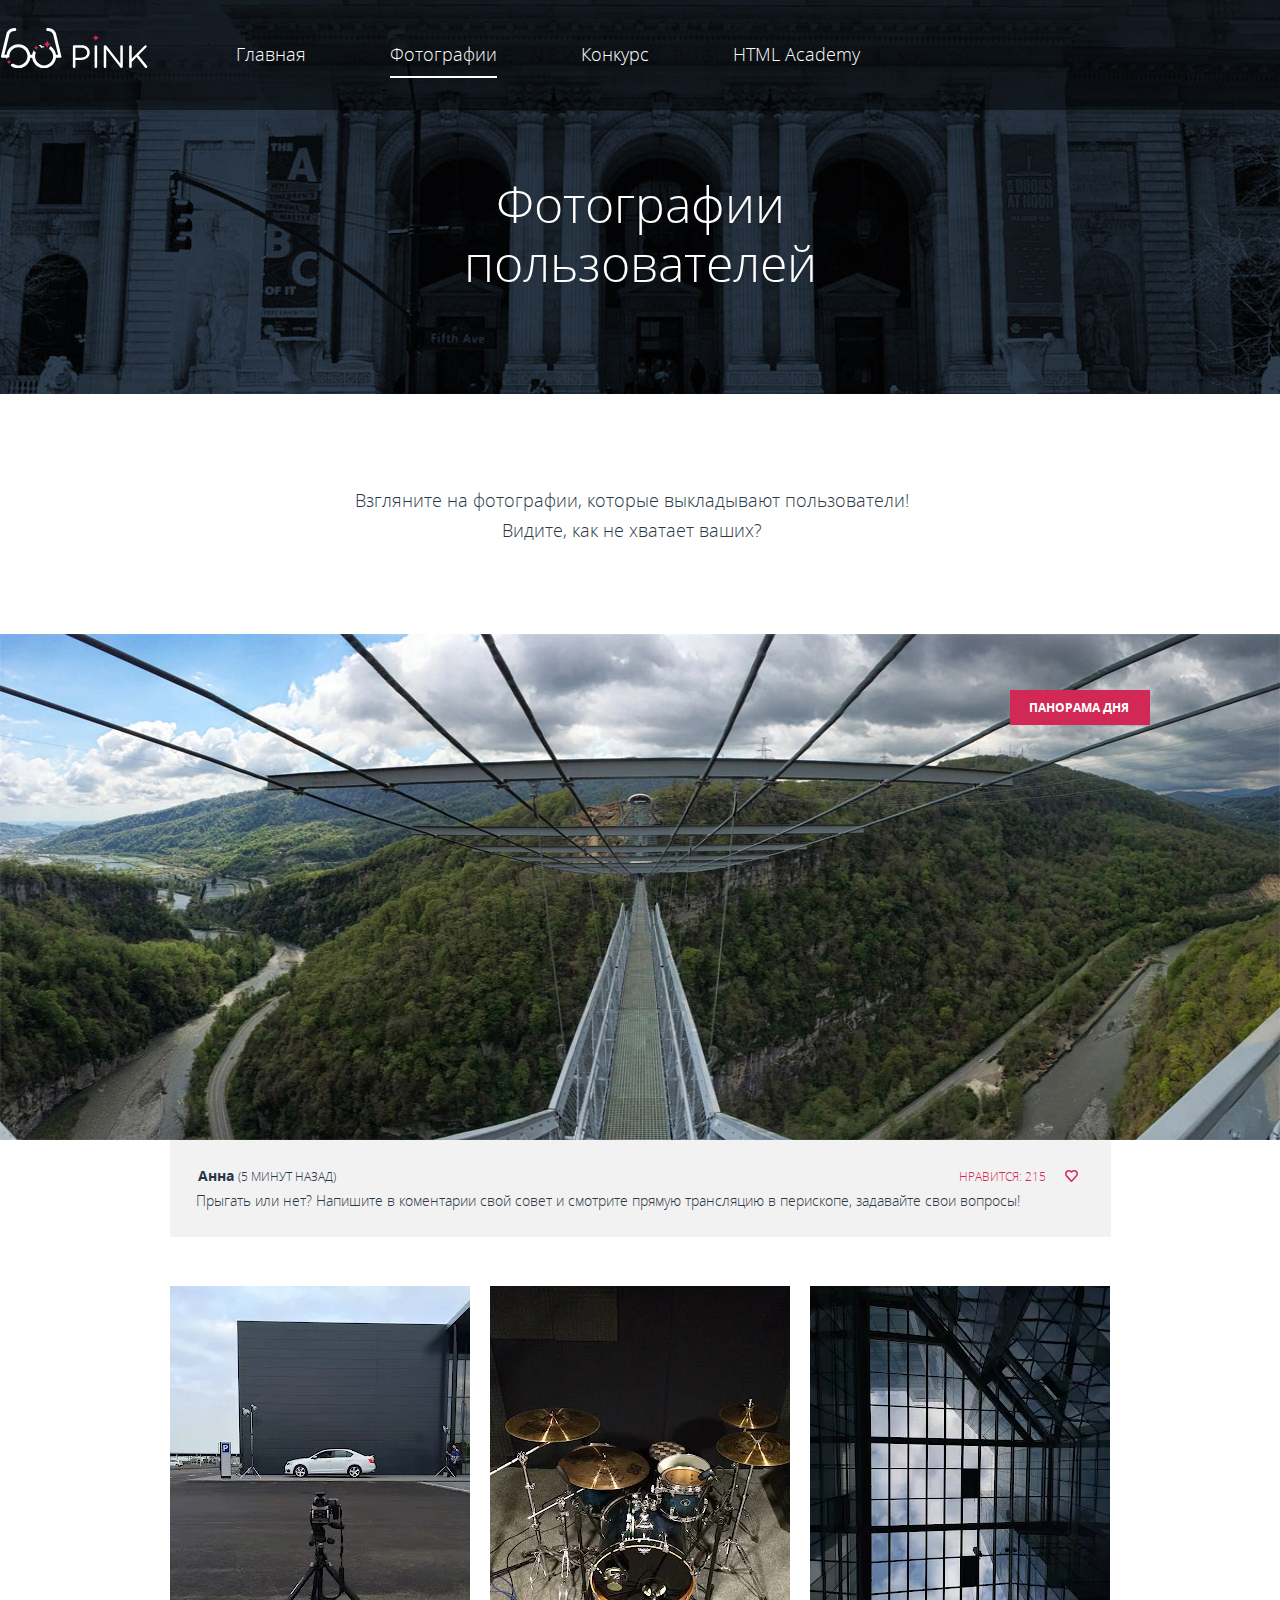
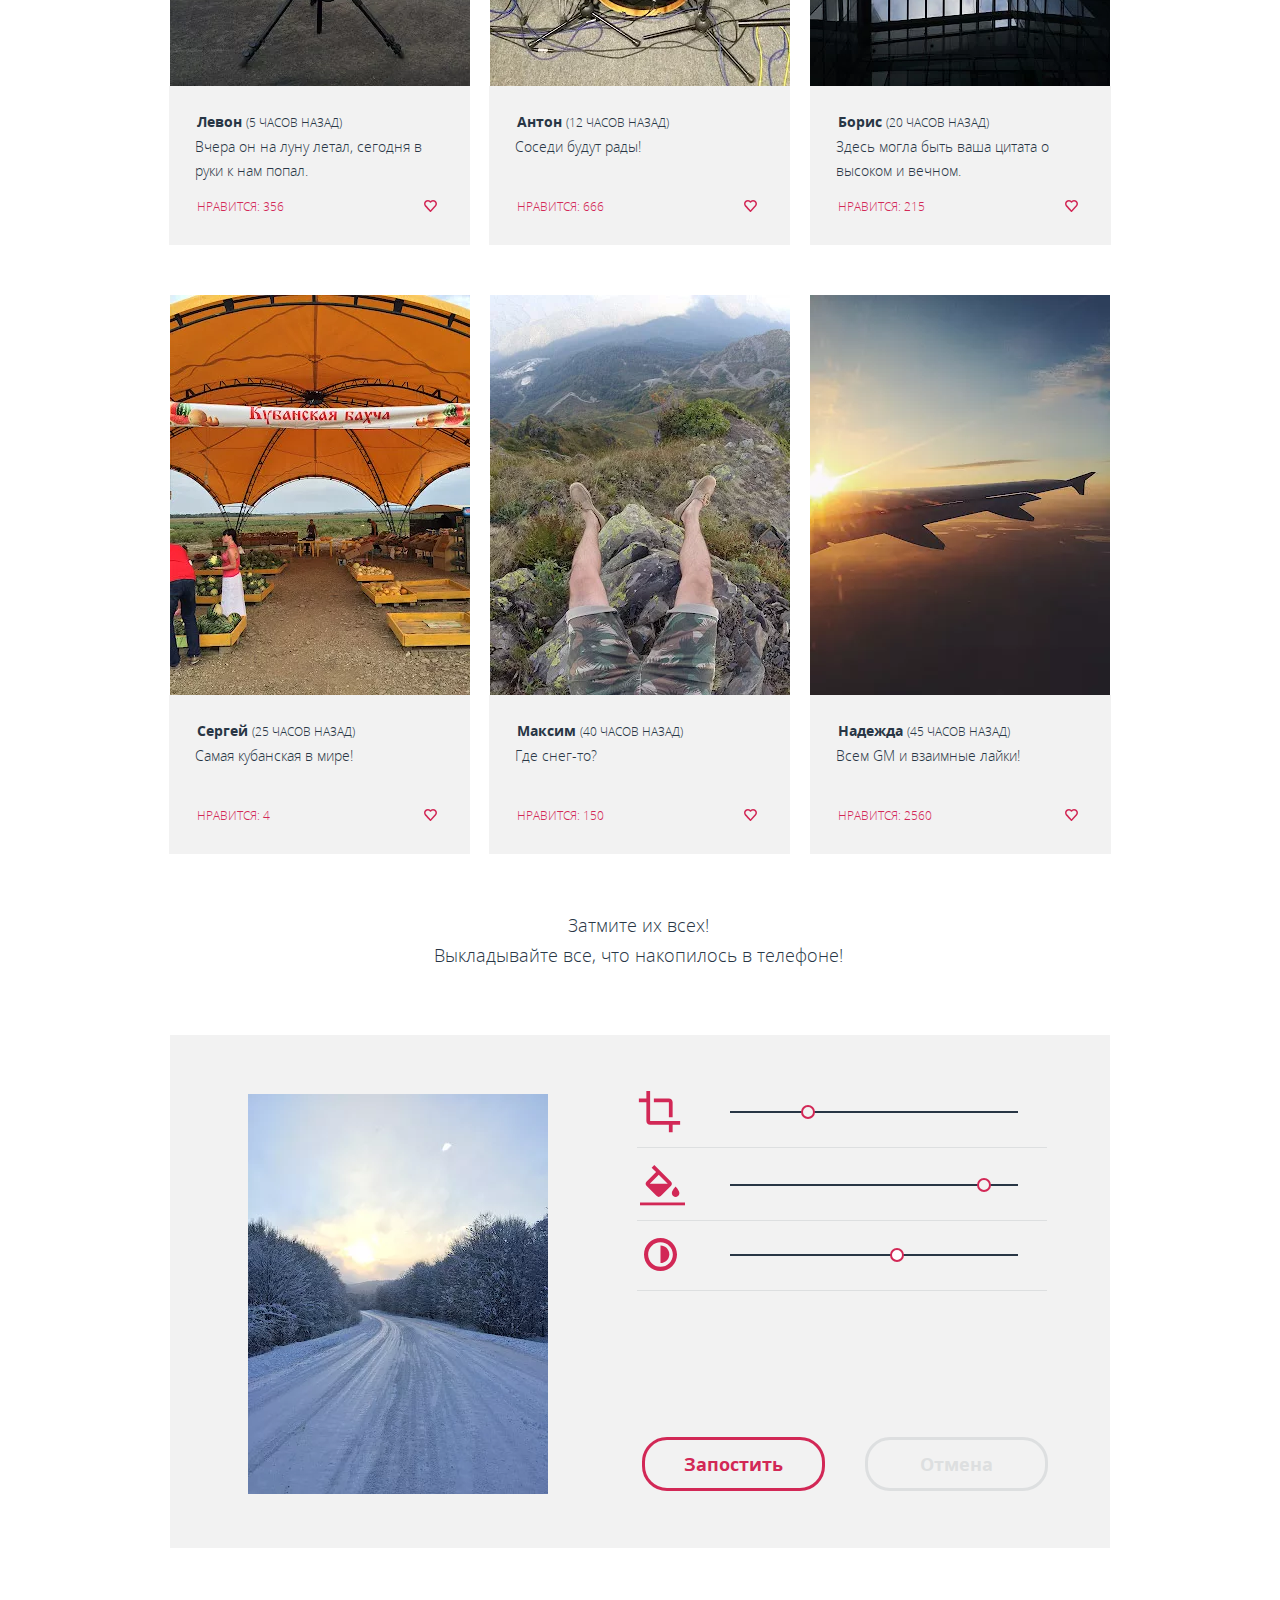
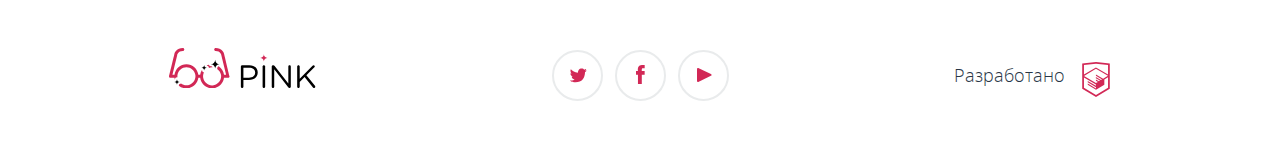
<file: photo.html>
<!DOCTYPE html>
<html lang="ru">
  <head>
    <meta charset="utf-8">
    <title>HTML Academy: Пинк</title>
    <link rel="stylesheet" href="css/style.min.css">
  </head>
  <body>
    <svg version="1.1" style="display: none">
      <symbol viewBox="0 0 74 23" id="logo-pink-white-mobile">
        <g>
          <path d="M0,1.449c0-0.708,0.58-1.288,1.256-1.288h7.18c5.087,0,8.436,2.704,8.436,7.147v0.064 c0,4.861-4.057,7.373-8.854,7.373H2.544v6.825c0,0.708-0.58,1.288-1.288,1.288C0.58,22.859,0,22.279,0,21.571V1.449z M8.114,12.428 c3.734,0,6.182-1.996,6.182-4.958V7.405c0-3.22-2.415-4.894-6.054-4.894H2.544v9.917H8.114z"></path>
          <path d="M21.729,1.288C21.729,0.58,22.308,0,22.983,0c0.709,0,1.288,0.58,1.288,1.288v20.283 c0,0.708-0.579,1.288-1.288,1.288c-0.676,0-1.255-0.58-1.255-1.288V1.288z"></path>
          <path d="M30.87,1.32c0-0.676,0.579-1.256,1.256-1.256h0.354c0.58,0,0.934,0.29,1.288,0.74l13.684,17.45V1.256 C47.451,0.58,47.998,0,48.707,0c0.676,0,1.223,0.58,1.223,1.256v20.348c0,0.676-0.482,1.191-1.158,1.191h-0.129 c-0.548,0-0.934-0.322-1.32-0.772L33.349,4.153v17.45c0,0.676-0.547,1.256-1.255,1.256c-0.677,0-1.224-0.58-1.224-1.256V1.32z"></path>
          <path d="M56.3,1.288C56.3,0.58,56.879,0,57.556,0c0.708,0,1.287,0.58,1.287,1.288v12.331L71.689,0.451 C71.979,0.193,72.269,0,72.688,0c0.676,0,1.224,0.612,1.224,1.256c0,0.354-0.161,0.644-0.419,0.901l-7.984,7.92l8.564,10.561 c0.225,0.29,0.354,0.547,0.354,0.934c0,0.676-0.579,1.288-1.287,1.288c-0.483,0-0.806-0.258-1.03-0.58l-8.403-10.463l-4.862,4.861 v4.894c0,0.708-0.579,1.288-1.287,1.288c-0.677,0-1.256-0.58-1.256-1.288V1.288z"></path>
        </g>
      </symbol>
      <symbol viewBox="0 0 146 40" id="logo-pink-white-tablet">
        <g>
          <path d="M71.874,18.661c0-0.708,0.58-1.288,1.256-1.288h7.18c5.087,0,8.436,2.704,8.436,7.146v0.064 c0,4.861-4.057,7.373-8.854,7.373h-5.475v6.825c0,0.708-0.58,1.288-1.288,1.288c-0.676,0-1.256-0.58-1.256-1.288V18.661z M79.988,29.641c3.734,0,6.182-1.996,6.182-4.959v-0.063c0-3.22-2.414-4.894-6.053-4.894h-5.699v9.917H79.988L79.988,29.641z"></path>
          <path d="M93.603,18.5c0-0.708,0.579-1.288,1.255-1.288c0.709,0,1.288,0.58,1.288,1.288v20.283 c0,0.708-0.579,1.287-1.288,1.287c-0.676,0-1.255-0.579-1.255-1.287V18.5z"></path>
          <path d="M102.744,18.532c0-0.676,0.58-1.256,1.256-1.256h0.354c0.58,0,0.935,0.29,1.288,0.74l13.684,17.45V18.468 c0-0.676,0.547-1.256,1.256-1.256c0.676,0,1.224,0.58,1.224,1.256v20.349c0,0.676-0.481,1.19-1.158,1.19h-0.129 c-0.548,0-0.935-0.321-1.319-0.772l-13.975-17.868v17.45c0,0.676-0.547,1.256-1.256,1.256c-0.676,0-1.223-0.58-1.223-1.256V18.532 H102.744z"></path>
          <path d="M128.173,18.5c0-0.708,0.58-1.288,1.257-1.288c0.708,0,1.286,0.58,1.286,1.288v12.331l12.848-13.168 c0.29-0.257,0.579-0.451,0.998-0.451c0.676,0,1.225,0.612,1.225,1.256c0,0.354-0.162,0.644-0.42,0.901l-7.984,7.92l8.564,10.561 c0.225,0.291,0.354,0.547,0.354,0.935c0,0.676-0.578,1.288-1.286,1.288c-0.483,0-0.806-0.258-1.03-0.58l-8.402-10.463l-4.863,4.861 v4.894c0,0.708-0.578,1.288-1.286,1.288c-0.677,0-1.257-0.58-1.257-1.288V18.5H128.173z"></path>
        </g>
        <path d="M60.498,28.266"></path>
        <path d="M60.462,28.016c-0.002-0.009-5.175-21.365-5.175-21.365C54.926,4.303,52.694,0,46.688,0 c-0.829,0-1.5,0.671-1.5,1.5s0.671,1.5,1.5,1.5c4.856,0,5.575,3.729,5.639,4.143l4.767,19.701h-2.073 c-0.742-5.927-5.802-10.531-11.927-10.531s-11.186,4.604-11.927,10.531h-1.82c-0.741-5.927-5.802-10.531-11.927-10.531 S6.235,20.917,5.493,26.844H3.42L8.187,7.143C8.25,6.729,8.97,3,13.826,3c0.829,0,1.5-0.671,1.5-1.5S14.655,0,13.826,0 C7.82,0,5.588,4.303,5.227,6.651c0,0-5.173,21.356-5.175,21.365c-0.266,1.109,0.531,1.826,1.426,1.826 c0.012,0,0.023,0.004,0.036,0.004h3.982c0.741,5.926,5.802,10.53,11.927,10.53s11.185-4.604,11.927-10.53h1.814 c0.742,5.926,5.802,10.53,11.927,10.53s11.186-4.604,11.927-10.53H59c0.012,0,0.023-0.004,0.036-0.004 C59.931,29.842,60.728,29.125,60.462,28.016z M26.315,29.844c-0.715,4.272-4.421,7.531-8.896,7.531c-4.475,0-8.18-3.259-8.896-7.531 c-0.082-0.488-0.135-0.988-0.135-1.5s0.053-1.011,0.135-1.5c0.715-4.271,4.421-7.531,8.896-7.531c4.475,0,8.18,3.26,8.896,7.531 c0.082,0.489,0.135,0.988,0.135,1.5S26.397,29.355,26.315,29.844z M51.99,29.844c-0.716,4.272-4.421,7.531-8.896,7.531 c-4.475,0-8.181-3.259-8.896-7.531c-0.082-0.488-0.135-0.988-0.135-1.5s0.053-1.011,0.135-1.5c0.716-4.271,4.421-7.531,8.896-7.531 c4.475,0,8.181,3.26,8.896,7.531c0.082,0.489,0.135,0.988,0.135,1.5S52.072,29.355,51.99,29.844z"></path>
      </symbol>
      <symbol viewBox="0 0 146 40" id="logo-pink-white-desktop">
        <g>
          <path d="M71.874,18.661c0-0.708,0.58-1.288,1.256-1.288h7.18c5.087,0,8.436,2.704,8.436,7.146v0.064 c0,4.861-4.057,7.373-8.854,7.373h-5.475v6.825c0,0.708-0.58,1.288-1.288,1.288c-0.676,0-1.256-0.58-1.256-1.288V18.661z M79.988,29.641c3.734,0,6.182-1.996,6.182-4.959v-0.063c0-3.22-2.414-4.894-6.053-4.894h-5.699v9.917H79.988L79.988,29.641z"></path>
          <path d="M93.603,18.5c0-0.708,0.579-1.288,1.255-1.288c0.709,0,1.288,0.58,1.288,1.288v20.283 c0,0.708-0.579,1.287-1.288,1.287c-0.676,0-1.255-0.579-1.255-1.287V18.5z"></path>
          <path d="M102.744,18.532c0-0.676,0.58-1.256,1.256-1.256h0.354c0.58,0,0.935,0.29,1.288,0.74l13.684,17.45V18.468 c0-0.676,0.547-1.256,1.256-1.256c0.676,0,1.224,0.58,1.224,1.256v20.349c0,0.676-0.481,1.19-1.158,1.19h-0.129 c-0.548,0-0.935-0.321-1.319-0.772l-13.975-17.868v17.45c0,0.676-0.547,1.256-1.256,1.256c-0.676,0-1.223-0.58-1.223-1.256V18.532 H102.744z"></path>
          <path d="M128.173,18.5c0-0.708,0.58-1.288,1.257-1.288c0.708,0,1.286,0.58,1.286,1.288v12.331l12.848-13.168 c0.29-0.257,0.579-0.451,0.998-0.451c0.676,0,1.225,0.612,1.225,1.256c0,0.354-0.162,0.644-0.42,0.901l-7.984,7.92l8.564,10.561 c0.225,0.291,0.354,0.547,0.354,0.935c0,0.676-0.578,1.288-1.286,1.288c-0.483,0-0.806-0.258-1.03-0.58l-8.402-10.463l-4.863,4.861 v4.894c0,0.708-0.578,1.288-1.286,1.288c-0.677,0-1.257-0.58-1.257-1.288V18.5H128.173z"></path>
        </g>
        <path fill="#D22856" d="M98.498,9.875c-2.002,0-3.623-1.623-3.623-3.624c0,2.001-1.623,3.624-3.625,3.624 c2.002,0,3.625,1.623,3.625,3.624C94.875,11.498,96.496,9.875,98.498,9.875z"></path>
        <g>
          <path d="M43.094,19.313c0.246,0,0.489,0.014,0.73,0.033c-0.437-0.728-1.227-1.221-2.136-1.221 c-0.877,0-1.614-0.568-1.884-1.354c-0.727,0.208-1.425,0.482-2.089,0.816c0.062,0.017,0.122,0.038,0.188,0.038c1.104,0,2,0.896,2,2 c0,0.096-0.015,0.188-0.028,0.281C40.875,19.524,41.959,19.313,43.094,19.313z"></path>
          <path d="M60.462,28.016c-0.002-0.009-5.175-21.365-5.175-21.365C54.926,4.303,52.694,0,46.688,0 c-0.829,0-1.5,0.671-1.5,1.5s0.671,1.5,1.5,1.5c4.856,0,5.575,3.729,5.639,4.143l4.767,19.701h-2.073 c-0.445-3.557-2.453-6.628-5.305-8.522c-0.897,0.379-1.529,1.269-1.529,2.303c0,0.088-0.015,0.171-0.026,0.256 c1.991,1.358,3.415,3.489,3.829,5.964c0.082,0.489,0.135,0.988,0.135,1.5s-0.053,1.012-0.135,1.5 c-0.716,4.272-4.421,7.531-8.896,7.531c-4.475,0-8.181-3.259-8.896-7.531c-0.082-0.488-0.135-0.988-0.135-1.5 s0.053-1.011,0.135-1.5c0.147-0.878,0.427-1.711,0.808-2.483c-1.034-0.078-1.852-0.932-1.852-1.985 c0-0.189-0.077-0.357-0.192-0.489c-0.938,1.469-1.569,3.15-1.795,4.958h-1.82c-0.741-5.927-5.802-10.531-11.927-10.531 S6.235,20.917,5.493,26.844H3.42L8.187,7.143C8.25,6.729,8.97,3,13.826,3c0.829,0,1.5-0.671,1.5-1.5S14.655,0,13.826,0 C7.82,0,5.588,4.303,5.227,6.651c0,0-5.173,21.356-5.175,21.365c-0.266,1.109,0.531,1.826,1.426,1.826 c0.012,0,0.023,0.004,0.036,0.004h3.982c0.079,0.628,0.215,1.237,0.387,1.831c0.059-0.106,0.102-0.224,0.102-0.354 c0-1.104,0.896-2,2-2c0.166,0,0.324,0.025,0.478,0.063c-0.043-0.343-0.074-0.688-0.074-1.042c0-0.512,0.053-1.011,0.135-1.5 c0.715-4.271,4.421-7.531,8.896-7.531s8.18,3.26,8.896,7.531c0.082,0.489,0.135,0.988,0.135,1.5s-0.053,1.012-0.135,1.5 c-0.715,4.272-4.421,7.531-8.896,7.531c-2.022,0-3.883-0.67-5.386-1.794c-0.35,0.302-0.8,0.491-1.299,0.491 c-0.413,0-0.749,0.336-0.749,0.748c0,0.29-0.065,0.564-0.176,0.812c2.075,1.708,4.722,2.743,7.614,2.743 c6.125,0,11.185-4.604,11.927-10.53h1.814c0.742,5.926,5.802,10.53,11.927,10.53s11.186-4.604,11.927-10.53H59 c0.012,0,0.023-0.004,0.036-0.004C59.931,29.842,60.728,29.125,60.462,28.016z"></path>
        </g>
        <g>
          <g>
            <path fill="#D22856" d="M50.686,16.125c-2.485,0-4.499-2.014-4.499-4.499c0,2.485-2.014,4.499-4.499,4.499
              c2.485,0,4.499,2.014,4.499,4.499C46.187,18.139,48.2,16.125,50.686,16.125z"></path>
          </g>
        </g>
        <g>
          <g>
            <path fill="#D22856" d="M37.904,19.626c-1.519,0-2.749-1.23-2.749-2.749c0,1.519-1.23,2.749-2.749,2.749
              c1.519,0,2.749,1.229,2.749,2.749C35.155,20.855,36.386,19.626,37.904,19.626z"></path>
          </g>
        </g>
        <g>
          <g>
            <path fill="#D22856" d="M10.734,34.072c-1.519,0-2.749-1.23-2.749-2.75c0,1.52-1.23,2.75-2.749,2.75
              c1.519,0,2.749,1.229,2.749,2.748C7.985,35.303,9.215,34.072,10.734,34.072z"></path>
          </g>
        </g>
      </symbol>
      <symbol viewBox="0 0 146 40" id="logo-pink-blue-mobile">
        <g>
          <path d="M71.874,18.661c0-0.708,0.58-1.288,1.256-1.288h7.18c5.087,0,8.436,2.704,8.436,7.146v0.063 c0,4.86-4.057,7.373-8.854,7.373h-5.475v6.825c0,0.708-0.58,1.287-1.289,1.287c-0.676,0-1.256-0.58-1.256-1.287L71.874,18.661 L71.874,18.661z M79.988,29.641c3.734,0,6.182-1.996,6.182-4.959v-0.062c0-3.221-2.414-4.894-6.053-4.894h-5.699v9.917h5.57V29.641 z"></path>
          <path d="M93.603,18.5c0-0.708,0.579-1.288,1.255-1.288c0.709,0,1.288,0.58,1.288,1.288v20.283 c0,0.708-0.579,1.287-1.288,1.287c-0.676,0-1.255-0.579-1.255-1.287V18.5z"></path>
          <path d="M102.744,18.532c0-0.676,0.58-1.256,1.256-1.256h0.354c0.58,0,0.935,0.29,1.288,0.74l13.684,17.45V18.468 c0-0.676,0.547-1.256,1.256-1.256c0.676,0,1.225,0.58,1.225,1.256v20.349c0,0.677-0.48,1.19-1.158,1.19h-0.129 c-0.548,0-0.936-0.321-1.318-0.772l-13.976-17.867v17.449c0,0.677-0.547,1.257-1.257,1.257c-0.676,0-1.223-0.58-1.223-1.257V18.532 H102.744z"></path>
          <path d="M128.173,18.5c0-0.708,0.58-1.288,1.257-1.288c0.708,0,1.286,0.58,1.286,1.288v12.331l12.848-13.168 c0.29-0.257,0.579-0.451,0.998-0.451c0.676,0,1.225,0.612,1.225,1.256c0,0.354-0.162,0.644-0.42,0.901l-7.984,7.92l8.564,10.561 c0.225,0.291,0.354,0.547,0.354,0.936c0,0.676-0.577,1.288-1.285,1.288c-0.482,0-0.807-0.259-1.03-0.58l-8.401-10.464l-4.863,4.861 v4.895c0,0.708-0.578,1.288-1.286,1.288c-0.677,0-1.257-0.58-1.257-1.288V18.5H128.173z"></path>
        </g>
        <path d="M60.498,28.266"></path>
        <path fill="#D22856" d="M60.462,28.016c-0.002-0.009-5.175-21.365-5.175-21.365C54.926,4.303,52.694,0,46.688,0 c-0.829,0-1.5,0.671-1.5,1.5s0.671,1.5,1.5,1.5c4.856,0,5.575,3.729,5.639,4.143l4.767,19.701h-2.073 c-0.742-5.927-5.802-10.531-11.927-10.531s-11.186,4.604-11.927,10.531h-1.82c-0.741-5.927-5.802-10.531-11.927-10.531 S6.235,20.917,5.493,26.844H3.42L8.187,7.143C8.25,6.729,8.97,3,13.826,3c0.829,0,1.5-0.671,1.5-1.5S14.655,0,13.826,0 C7.82,0,5.588,4.303,5.227,6.651c0,0-5.173,21.356-5.175,21.365c-0.266,1.109,0.531,1.826,1.426,1.826 c0.012,0,0.023,0.004,0.036,0.004h3.982c0.741,5.926,5.802,10.53,11.927,10.53s11.185-4.604,11.927-10.53h1.814 c0.742,5.926,5.802,10.53,11.927,10.53s11.186-4.604,11.927-10.53H59c0.012,0,0.023-0.004,0.036-0.004 C59.931,29.842,60.728,29.125,60.462,28.016z M26.315,29.844c-0.715,4.272-4.421,7.531-8.896,7.531s-8.18-3.259-8.896-7.531 c-0.082-0.488-0.135-0.988-0.135-1.5s0.053-1.011,0.135-1.5c0.715-4.271,4.421-7.531,8.896-7.531s8.18,3.26,8.896,7.531 c0.082,0.489,0.135,0.988,0.135,1.5S26.397,29.355,26.315,29.844z M51.99,29.844c-0.716,4.272-4.421,7.531-8.896,7.531 c-4.475,0-8.181-3.259-8.896-7.531c-0.082-0.488-0.135-0.988-0.135-1.5s0.053-1.011,0.135-1.5c0.716-4.271,4.421-7.531,8.896-7.531 c4.475,0,8.181,3.26,8.896,7.531c0.082,0.489,0.135,0.988,0.135,1.5S52.072,29.355,51.99,29.844z"></path>
      </symbol>
      <symbol viewBox="0 0 146 40" id="logo-pink-blue-desktop">
        <g>
          <path d="M71.874,18.661c0-0.708,0.58-1.288,1.256-1.288h7.18c5.087,0,8.436,2.704,8.436,7.146v0.063 c0,4.86-4.057,7.373-8.854,7.373h-5.475v6.825c0,0.708-0.58,1.287-1.289,1.287c-0.676,0-1.256-0.58-1.256-1.287L71.874,18.661 L71.874,18.661z M79.988,29.641c3.734,0,6.182-1.996,6.182-4.959v-0.062c0-3.221-2.414-4.894-6.053-4.894h-5.699v9.917h5.57V29.641 z"></path>
          <path d="M93.603,18.5c0-0.708,0.579-1.288,1.255-1.288c0.709,0,1.288,0.58,1.288,1.288v20.283 c0,0.708-0.579,1.287-1.288,1.287c-0.676,0-1.255-0.579-1.255-1.287V18.5z"></path>
          <path d="M102.744,18.532c0-0.676,0.58-1.256,1.256-1.256h0.354c0.58,0,0.935,0.29,1.288,0.74l13.684,17.45V18.468 c0-0.676,0.547-1.256,1.256-1.256c0.676,0,1.225,0.58,1.225,1.256v20.349c0,0.677-0.48,1.19-1.158,1.19h-0.129 c-0.548,0-0.936-0.321-1.318-0.772l-13.976-17.867v17.449c0,0.677-0.547,1.257-1.257,1.257c-0.676,0-1.223-0.58-1.223-1.257V18.532 H102.744z"></path>
          <path d="M128.173,18.5c0-0.708,0.58-1.288,1.257-1.288c0.708,0,1.286,0.58,1.286,1.288v12.331l12.848-13.168 c0.29-0.257,0.579-0.451,0.998-0.451c0.676,0,1.225,0.612,1.225,1.256c0,0.354-0.162,0.644-0.42,0.901l-7.984,7.92l8.564,10.561 c0.225,0.291,0.354,0.547,0.354,0.936c0,0.676-0.577,1.288-1.285,1.288c-0.482,0-0.807-0.259-1.03-0.58l-8.401-10.464l-4.863,4.861 v4.895c0,0.708-0.578,1.288-1.286,1.288c-0.677,0-1.257-0.58-1.257-1.288V18.5H128.173z"></path>
        </g>
        <path fill="#D22856" d="M98.498,9.875c-2.002,0-3.623-1.623-3.623-3.624c0,2.001-1.623,3.624-3.625,3.624 c2.002,0,3.625,1.623,3.625,3.624C94.875,11.498,96.496,9.875,98.498,9.875z"></path>
        <g>
          <path fill="#D22856" d="M43.094,19.313c0.246,0,0.489,0.014,0.73,0.033c-0.437-0.728-1.227-1.221-2.136-1.221 c-0.877,0-1.614-0.568-1.884-1.354c-0.727,0.208-1.425,0.482-2.089,0.816c0.062,0.017,0.122,0.038,0.188,0.038c1.104,0,2,0.896,2,2 c0,0.096-0.015,0.188-0.028,0.281C40.875,19.524,41.959,19.313,43.094,19.313z"></path>
          <path fill="#D22856" d="M60.462,28.016c-0.002-0.009-5.175-21.365-5.175-21.365C54.926,4.303,52.694,0,46.688,0 c-0.829,0-1.5,0.671-1.5,1.5s0.671,1.5,1.5,1.5c4.856,0,5.575,3.729,5.639,4.143l4.767,19.701h-2.073 c-0.445-3.557-2.453-6.628-5.305-8.522c-0.897,0.379-1.529,1.269-1.529,2.303c0,0.088-0.015,0.171-0.026,0.256 c1.991,1.358,3.415,3.489,3.829,5.965c0.082,0.488,0.135,0.987,0.135,1.5c0,0.512-0.053,1.012-0.135,1.5 c-0.716,4.271-4.421,7.53-8.896,7.53c-4.475,0-8.181-3.259-8.896-7.53c-0.082-0.488-0.135-0.988-0.135-1.5 c0-0.513,0.053-1.012,0.135-1.5c0.147-0.879,0.427-1.712,0.808-2.484c-1.034-0.077-1.852-0.932-1.852-1.984 c0-0.189-0.077-0.357-0.192-0.488c-0.938,1.469-1.569,3.149-1.795,4.957h-1.82c-0.741-5.927-5.802-10.531-11.927-10.531 S6.235,20.917,5.493,26.844H3.42L8.187,7.143C8.25,6.729,8.97,3,13.826,3c0.829,0,1.5-0.671,1.5-1.5S14.655,0,13.826,0 C7.82,0,5.588,4.303,5.227,6.651c0,0-5.173,21.356-5.175,21.365c-0.266,1.109,0.531,1.826,1.426,1.826 c0.012,0,0.023,0.004,0.036,0.004h3.982c0.079,0.629,0.215,1.237,0.387,1.831c0.059-0.106,0.102-0.224,0.102-0.354 c0-1.104,0.896-2,2-2c0.166,0,0.324,0.024,0.478,0.062c-0.043-0.343-0.074-0.688-0.074-1.042c0-0.512,0.053-1.011,0.135-1.5 c0.715-4.271,4.421-7.531,8.896-7.531s8.18,3.26,8.896,7.531c0.082,0.489,0.135,0.988,0.135,1.5s-0.053,1.012-0.135,1.5 c-0.715,4.272-4.421,7.531-8.896,7.531c-2.022,0-3.883-0.67-5.386-1.794c-0.35,0.302-0.8,0.491-1.299,0.491 c-0.413,0-0.749,0.336-0.749,0.748c0,0.289-0.065,0.563-0.176,0.812c2.075,1.708,4.722,2.743,7.614,2.743 c6.125,0,11.185-4.604,11.927-10.529h1.814c0.742,5.926,5.802,10.529,11.927,10.529s11.186-4.604,11.927-10.529H59 c0.012,0,0.023-0.005,0.036-0.005C59.931,29.842,60.728,29.125,60.462,28.016z"></path>
        </g>
        <g>
          <g>
            <path d="M50.686,16.125c-2.485,0-4.499-2.014-4.499-4.499c0,2.485-2.014,4.499-4.499,4.499
              c2.485,0,4.499,2.014,4.499,4.499C46.187,18.139,48.2,16.125,50.686,16.125z"></path>
          </g>
        </g>
        <g>
          <g>
            <path d="M37.904,19.626c-1.519,0-2.749-1.23-2.749-2.749c0,1.519-1.23,2.749-2.749,2.749
              c1.519,0,2.749,1.229,2.749,2.749C35.155,20.855,36.386,19.626,37.904,19.626z"></path>
          </g>
        </g>
        <g>
          <g>
            <path d="M10.734,34.072c-1.519,0-2.749-1.23-2.749-2.75c0,1.52-1.23,2.75-2.749,2.75
              c1.519,0,2.749,1.229,2.749,2.748C7.985,35.303,9.215,34.072,10.734,34.072z"></path>
          </g>
        </g>
      </symbol>
      <symbol viewBox="0 0 50 24" id="icon-menu-burger">
        <g id="miu">
          <g id="editor_list_view_hambuger_menu_glyph">
            <g>
              <path id="path-1" d="M1.137,0C0.51,0,0,0.428,0,1.01v1.981c0,0.558,0.494,1.01,1.139,1.01h47.671 c0.628,0,1.138-0.428,1.138-1.01V1.01c0-0.558-0.494-1.01-1.138-1.01H1.137z M1.137,10.003C0.51,10.003,0,10.431,0,11.013v1.98 c0,0.557,0.494,1.01,1.139,1.01h47.671c0.628,0,1.138-0.428,1.138-1.01v-1.98c0-0.558-0.494-1.01-1.138-1.01H1.137z M1.137,20.005C0.51,20.005,0,20.434,0,21.016v1.981c0,0.557,0.494,1.01,1.139,1.01h47.671c0.628,0,1.138-0.428,1.138-1.01 v-1.981c0-0.558-0.494-1.011-1.138-1.011H1.137z"></path>
              </g>
              <g>
                <path id="path-1_1_" d="M1.137,0C0.51,0,0,0.428,0,1.01v1.981c0,0.558,0.494,1.01,1.139,1.01h47.671 c0.628,0,1.138-0.428,1.138-1.01V1.01c0-0.558-0.494-1.01-1.138-1.01H1.137z M1.137,10.003C0.51,10.003,0,10.431,0,11.013v1.98 c0,0.557,0.494,1.01,1.139,1.01h47.671c0.628,0,1.138-0.428,1.138-1.01v-1.98c0-0.558-0.494-1.01-1.138-1.01H1.137z M1.137,20.005C0.51,20.005,0,20.434,0,21.016v1.981c0,0.557,0.494,1.01,1.139,1.01h47.671c0.628,0,1.138-0.428,1.138-1.01 v-1.981c0-0.558-0.494-1.011-1.138-1.011H1.137z"></path>
              </g>
            </g>
          </g>
        </symbol>
      <symbol viewBox="0 0 24 24" id="icon-menu-cross">
        <path d="M15.087,11.933l8.56-8.559c0.293-0.293,0.293-0.768,0-1.061L21.554,0.22C21.414,0.079,21.223,0,21.023,0 c-0.199,0-0.391,0.079-0.529,0.22l-8.561,8.56l-8.56-8.56c-0.282-0.282-0.78-0.282-1.061,0L0.22,2.313 c-0.293,0.293-0.293,0.768,0,1.061l8.56,8.559l-8.56,8.559c-0.293,0.293-0.293,0.768,0,1.062l2.093,2.094 c0.141,0.142,0.331,0.22,0.53,0.22c0.199,0,0.39-0.078,0.53-0.22l8.561-8.56l8.56,8.56c0.141,0.142,0.332,0.22,0.53,0.22 c0.199,0,0.39-0.078,0.53-0.22l2.093-2.094c0.293-0.294,0.293-0.769,0-1.062L15.087,11.933z"></path>
      </symbol>
      <symbol viewBox="0 0 19 15" id="logo-twitter">
        <path d="M11.283,0.153c1.736-0.485,3.074,0.263,3.685,1.151 c0.694-0.226,1.372-0.47,2.072-0.691c-0.004,0.841-0.538,1.478-0.883,1.727C16.861,2.506,17.5,1.86,17.5,1.86 c-0.175,0.976-1.035,1.746-1.611,1.977C15.65,10.429,12.617,14.793,5.507,14.66c-0.538,0,0.077,0-0.46,0 c-0.422,0-4.29-0.45-5.047-1.843c2.341,0.192,4.011-0.412,4.835-1.15c-0.989-0.293-2.761-0.464-3.07-2.881 c0.362,0.105,0.583,0.223,1.228,0.117C1.757,8.067,0.385,7.366,0.461,5.218c0.294,0.32,1.1,0.523,1.381,0.461 c-0.725-0.235-2.03-3.281-0.921-4.836C2.794,2.654,4.769,4.364,8.29,4.528C8.506,2.288,9.461,0.787,11.283,0.153z"></path>
      </symbol>
      <symbol viewBox="0 0 9 19" id="logo-facebook">
        <path d="M6.275,3.357c0.799,0,1.599,0,2.398,0c0-1.119,0-2.238,0-3.357c-0.959,0-1.92,0-2.878,0C2.656,0.181,1.54,2.387,1.948,6.115 H0v3.517h1.958c0,3.104,0,6.208,0,9.312c1.279,0,2.558,0,3.837,0c0-3.104,0-6.208,0-9.312h2.857V6.115H5.786 C5.765,5.07,5.75,3.709,6.275,3.357z"></path>
      </symbol>
      <symbol viewBox="0 0 15 15" id="logo-youtube">
          <path d="M1.775,13.78C0.799,14.257,0,13.758,0,12.671V1.29c0-1.088,0.799-1.585,1.775-1.109l12.133,5.932 c0.975,0.478,0.975,1.258,0,1.736L1.775,13.78z"></path>
      </symbol>
      <symbol viewBox="0 0 60 60" id="logo-htmlacademy">
        <path d="M30.2 5h-.2l-19.7 2.1v36.2l19.7 11.7 19.7-11.7v-36.2l-19.5-2.1zm17 36.8l-17.2 10.2-17.2-10.2v-14.8l17.1 10.2v1.8l-11.7-7v1.8l11.8 7.1v1.9l-11.8-7v1.8l11.8 7 11.9-7.1v-7.6l5.3-3.2v15.1zm-.1-17l-4.7 2.8-2.2 1.3-10.3-6.1v1.8l8.8 5.3h-.1l-.2.1-1.3.7-7.3-4.3v1.8l5.8 3.4-1.4.9-4.3-2.6v1.8l2.9 1.7-2.9 1.7-17-10.1 17-10.2 17.2 10zm.1-1.8l-17.3-10.2-17.1 10.2v-13.6l17.2-1.8 17.2 1.8v13.6z"></path>
      </symbol>

      <symbol viewBox="0 0 48 48" id="crop">
        <path fill="none" d="M0,0h48v48H0V0z"></path>
        <path d="M34,30h4V14c0-2.21-1.79-4-4-4H18v4h16V30z M14,34V2h-4v8H2v4h8v20c0,2.21,1.79,4,4,4h20v8h4v-8h8v-4H14z"></path>
      </symbol>
      <symbol viewBox="0 0 48 48" id="fill">
        <path fill="none" d="M0,0h48v48H0V0z"></path>
        <path d="M33.12,17.88L15.24,0l-2.83,2.83l4.76,4.76L6.88,17.88c-1.17,1.17-1.17,3.07,0,4.24l11,11C18.46,33.71,19.23,34,20,34 s1.54-0.29,2.12-0.88l11-11C34.29,20.95,34.29,19.05,33.12,17.88z M10.41,20L20,10.42L29.59,20H10.41z M38,23c0,0-4,4.33-4,7 c0,2.21,1.79,4,4,4s4-1.79,4-4C42,27.33,38,23,38,23z"></path>
        <rect y="40" width="48" height="3"></rect>
      </symbol>
      <symbol viewBox="-35.422 -7.96 31.92 31.92" id="contrast">
        <path d="M-19.462-3.96c6.595,0,11.96,5.365,11.96,11.96s-5.365,11.96-11.96,11.96S-31.422,14.595-31.422,8 S-26.057-3.96-19.462-3.96 M-19.462-7.96c-8.814,0-15.96,7.145-15.96,15.96c0,8.813,7.146,15.96,15.96,15.96S-3.502,16.813-3.502,8 C-3.502-0.815-10.648-7.96-19.462-7.96L-19.462-7.96z"></path>
        <path d="M-19.462,16.331c4.706,0,8.52-3.813,8.52-8.52c0-4.705-3.813-8.519-8.52-8.519"></path>
      </symbol>
    </svg>
    <header class="page-header page-header--photo">
      <nav class="main-nav main-nav--opened main-nav--nojs">
        <div class="main-nav__main-wrapper">
          <div class="main-nav__logo-wrapper">
            <a class="logo" href="index.html">
                <svg class="logo__header logo__header--mobile" width="75" height="22"><use xmlns:xlink="http://www.w3.org/1999/xlink" xlink:href="#logo-pink-white-mobile"></use></svg>
                <svg class="logo__header logo__header--tablet" width="148" height="40"><use xmlns:xlink="http://www.w3.org/1999/xlink" xlink:href="#logo-pink-white-tablet"></use></svg>
                <svg class="logo__header logo__header--desktop" width="148" height="40"><use xmlns:xlink="http://www.w3.org/1999/xlink" xlink:href="#logo-pink-white-desktop"></use></svg>
            </a>
            <button class="main-nav__toggle main-nav__toggle--open" type="button">
              <svg class="main-nav__icon main-nav__icon--burger" width="50" height="24"><use xmlns:xlink="http://www.w3.org/1999/xlink" xlink:href="#icon-menu-burger"></use></svg>
              <span class="visually-hidden">Открыть меню</span>
            </button>
            <button class="main-nav__toggle main-nav__toggle--close" type="button">
              <svg class="main-nav__icon main-nav__icon--cross" width="24" height="23"><use xmlns:xlink="http://www.w3.org/1999/xlink" xlink:href="#icon-menu-cross"></use></svg>
              <span class="visually-hidden">Закрыть меню</span>
            </button>
          </div>
          <div class="main-nav__wrapper">
            <ul class="main-nav__list site-list">
              <li class="site-list__item">
                <a class="site-list__href" href="index.html">Главная</a>
              </li>
              <li class="site-list__item site-list__item--active">
                <a class="site-list__href">Фотографии</a>
              </li>
              <li class="site-list__item">
                <a class="site-list__href" href="form.html">Конкурс</a>
              </li>
              <li class="site-list__item">
                <a class="site-list__href" href="https://htmlacademy.ru/intensive/adaptive">HTML Academy</a>
              </li>
            </ul>
          </div>
        </div>
      </nav>
      <div class="page-header__wrapper">
        <section class="intro intro--photo">
          <h1 class="intro__header intro__header--photo">Фотографии пользователей</h1>
        </section>
      </div>
    </header>
    <main class="page-main">
      <section class="photos">
        <h2 class="visually-hidden">Лента фотографий</h2>
        <p class="photos__slogan">
          Взгляните на фотографии, которые выкладывают пользователи!
          Видите, как не хватает ваших?
        </p>
        <section class="photos__list">
          <h2 class="visually-hidden">Фотографии других пользователей</h2>
          <article class="photos__item photos__item--top">
            <h3 class="visually-hidden">Топ дня</h3>
            <a href="#">
              <picture>
                <source type="image/webp" media="(min-width: 1200px)" srcset="img/panorama-desktop@1x.webp 1x, img/panorama-desktop@2x.webp 2x">
                <source type="image/webp" media="(min-width: 660px)" srcset="img/panorama-tablet@1x.webp 1x, img/panorama-tablet@2x.webp 2x">
                <source type="image/webp" srcset="img/panorama-mobile@1x.webp 1x, img/panorama-mobile@2x.webp 2x">

                <source media="(min-width: 1200px)" srcset="img/panorama-desktop@1x.jpg, img/panorama-desktop@2x.jpg 2x">
                <source media="(min-width: 660px)" srcset="img/panorama-tablet@1x.jpg, img/panorama-tablet@2x.jpg 2x">
                <img class="photos__photo photos__photo--top" width="320" height="140" src="img/panorama-mobile@1x.jpg" srcset="img/panorama-mobile@2x.jpg 2x" alt="Фотография Анны">
              </picture>
            </a>
            <div class="photos__description photos__description--top">
              <div class="photos__info">
                <b class="photos__author">Анна</b>
                <span class="photos__timestamp">(5 минут назад)</span>
              </div>
              <p class="photos__text">
                Прыгать или нет? Напишите в коментарии свой совет и смотрите прямую трансляцию в перископе, задавайте свои вопросы!
              </p>
              <p class="photos__likes photos__likes--panorama"> Нравится: 215</p>
            </div>
          </article>
          <div class="photos__wrapper">
            <article class="photos__item">
              <h3 class="visually-hidden">Фотограия нашего пользователя</h3>
              <a href="#">
                <picture>
                  <source type="image/webp" media="(min-width: 1200px)" srcset="img/photo-car-desktop@1x.webp 1x, img/photo-car-desktop@2x.webp 2x">
                  <source type="image/webp" media="(min-width: 660px)" srcset="img/photo-car-tablet@1x.webp 1x, img/photo-car-tablet@2x.webp 2x">
                  <source type="image/webp" srcset="img/photo-car-mobile@1x.webp 1x, img/photo-car-mobile@2x.webp 2x">


                  <source media="(min-width: 1200px)" srcset="img/photo-car-desktop@1x.jpg, img/photo-car-desktop@2x.jpg 2x">
                  <source media="(min-width: 660px)" srcset="img/photo-car-tablet@1x.jpg, img/photo-car-tablet@2x.jpg 2x">
                  <img class="photos__photo" width="280" height="180" src="img/photo-car-mobile@1x.jpg" srcset="img/photo-car-mobile@2x.jpg 2x" alt="Фотография Левона">
                </picture>
              </a>
              <div class="photos__description">
                <div class="photos__info">
                  <b class="photos__author">Левон</b>
                  <span class="photos__timestamp">(5 часов назад)</span>
                </div>
                <p class="photos__text">
                Вчера он на луну летал, сегодня в руки к нам попал.
                </p>
                <p class="photos__likes"> Нравится: 356</p>
              </div>
            </article>
            <article class="photos__item">
              <h3 class="visually-hidden">Фотограия нашего пользователя</h3>
              <a href="#">
                <picture>
                  <source type="image/webp" media="(min-width: 1200px)" srcset="img/photo-drumset-desktop@1x.webp 1x, img/photo-drumset-desktop@2x.webp 2x">
                  <source type="image/webp" media="(min-width: 660px)" srcset="img/photo-drumset-tablet@1x.webp 1x, img/photo-drumset-tablet@2x.webp 2x">
                  <source type="image/webp" srcset="img/photo-drumset-mobile@1x.webp 1x, img/photo-drumset-mobile@2x.webp 2x">

                  <source media="(min-width: 1200px)" srcset="img/photo-drumset-desktop@1x.jpg, img/photo-drumset-desktop@2x.jpg 2x">
                  <source media="(min-width: 660px)" srcset="img/photo-drumset-tablet@1x.jpg, img/photo-drumset-tablet@2x.jpg 2x">
                  <img class="photos__photo" width="280" height="180" src="img/photo-drumset-mobile@1x.jpg" srcset="img/photo-drumset-mobile@2x.jpg 2x" alt="Фотография Антона">
                </picture>
              </a>
              <div class="photos__description">
                <div class="photos__info">
                  <b class="photos__author">Антон</b>
                  <span class="photos__timestamp">(12 часов назад)</span>
                </div>
                <p class="photos__text">
                  Соседи будут рады!
                </p>
                <p class="photos__likes"> Нравится: 666</p>
              </div>
            </article>
            <article class="photos__item">
              <h3 class="visually-hidden">Фотограия нашего пользователя</h3>
              <a href="#">
                <picture>
                  <source type="image/webp" media="(min-width: 1200px)" srcset="img/photo-window-desktop@1x.webp 1x, img/photo-window-desktop@2x.webp 2x">
                  <source type="image/webp" media="(min-width: 660px)" srcset="img/photo-window-tablet@1x.webp 1x, img/photo-window-tablet@2x.webp 2x">
                  <source type="image/webp" srcset="img/photo-window-mobile@1x.webp 1x, img/photo-window-mobile@2x.webp 2x">

                  <source media="(min-width: 1200px)" srcset="img/photo-window-desktop@1x.jpg, img/photo-window-desktop@2x.jpg 2x">
                  <source media="(min-width: 660px)" srcset="img/photo-window-tablet@1x.jpg, img/photo-window-tablet@2x.jpg 2x">
                  <img class="photos__photo" width="280" height="180" src="img/photo-window-mobile@1x.jpg" srcset="img/photo-window-mobile@2x.jpg 2x" alt="Фотография Бориса">
                </picture>
              </a>
              <div class="photos__description">
                <div class="photos__info">
                  <b class="photos__author">Борис</b>
                  <span class="photos__timestamp">(20 часов назад)</span>
                </div>
                <p class="photos__text">
                  Здесь могла быть ваша цитата о высоком и вечном.
                </p>
                <p class="photos__likes"> Нравится: 215</p>
              </div>
            </article>
            <article class="photos__item">
              <h3 class="visually-hidden">Фотограия нашего пользователя</h3>
              <a href="#">
                <picture>
                  <source type="image/webp" media="(min-width: 1200px)" srcset="img/photo-fair-desktop@1x.webp 1x, img/photo-fair-desktop@2x.webp 2x">
                  <source type="image/webp" media="(min-width: 660px)" srcset="img/photo-fair-tablet@1x.webp 1x, img/photo-fair-tablet@2x.webp 2x">
                  <source type="image/webp" srcset="img/photo-fair-mobile@1x.webp 1x, img/photo-fair-mobile@2x.webp 2x">

                  <source media="(min-width: 1200px)" srcset="img/photo-fair-desktop@1x.jpg, img/photo-fair-desktop@2x.jpg 2x">
                  <source media="(min-width: 660px)" srcset="img/photo-fair-tablet@1x.jpg, img/photo-fair-tablet@2x.jpg 2x">
                  <img class="photos__photo" width="280" height="180" src="img/photo-fair-mobile@1x.jpg" srcset="img/photo-fair-mobile@2x.jpg 2x" alt="Фотография Сергея">
                </picture>
              </a>
              <div class="photos__description">
                <div class="photos__info">
                  <b class="photos__author">Сергей</b>
                  <span class="photos__timestamp">(25 часов назад)</span>
                </div>
                <p class="photos__text">
                  Самая кубанская в мире!
                </p>
                <p class="photos__likes"> Нравится: 4</p>
              </div>
            </article>
            <article class="photos__item">
              <h3 class="visually-hidden">Фотограия нашего пользователя</h3>
              <a href="#">
                <picture>
                  <source type="image/webp" media="(min-width: 1200px)" srcset="img/photo-pov-desktop@1x.webp 1x, img/photo-pov-desktop@2x.webp 2x">
                  <source type="image/webp" media="(min-width: 660px)" srcset="img/photo-pov-tablet@1x.webp 1x, img/photo-pov-tablet@2x.webp 2x">
                  <source type="image/webp" srcset="img/photo-pov-mobile@1x.webp 1x, img/photo-pov-mobile@2x.webp 2x">

                  <source media="(min-width: 1200px)" srcset="img/photo-pov-desktop@1x.jpg, img/photo-pov-desktop@2x.jpg 2x">
                  <source media="(min-width: 660px)" srcset="img/photo-pov-tablet@1x.jpg, img/photo-pov-tablet@2x.jpg 2x">
                  <img class="photos__photo" width="280" height="180" src="img/photo-pov-mobile@1x.jpg" srcset="img/photo-pov-mobile@2x.jpg 2x" alt="Фотография Максима">
                </picture>
              </a>
              <div class="photos__description">
                <div class="photos__info">
                  <b class="photos__author">Максим</b>
                  <span class="photos__timestamp">(40 часов назад)</span>
                </div>
                <p class="photos__text">
                  Где снег-то?
                </p>
                <p class="photos__likes"> Нравится: 150</p>
              </div>
            </article>
            <article class="photos__item">
              <h3 class="visually-hidden">Фотограия нашего пользователя</h3>
              <a href="#">
                <picture>
                  <source type="image/webp" media="(min-width: 1200px)" srcset="img/photo-wing-desktop@1x.webp 1x, img/photo-wing-desktop@2x.webp 2x">
                  <source type="image/webp" media="(min-width: 660px)" srcset="img/photo-wing-tablet@1x.webp 1x, img/photo-wing-tablet@2x.webp 2x">
                  <source type="image/webp" srcset="img/photo-wing-mobile@1x.webp 1x, img/photo-wing-mobile@2x.webp 2x">

                  <source media="(min-width: 1200px)" srcset="img/photo-wing-desktop@1x.jpg, img/photo-wing-desktop@2x.jpg 2x">
                  <source media="(min-width: 660px)" srcset="img/photo-wing-tablet@1x.jpg, img/photo-wing-tablet@2x.jpg 2x">
                  <img class="photos__photo" width="280" height="180" src="img/photo-wing-mobile@1x.jpg" srcset="img/photo-wing-mobile@2x.jpg 2x" alt="Фотография Надежды">
                </picture>
              </a>
              <div class="photos__description">
                <div class="photos__info">
                  <b class="photos__author">Надежда</b>
                  <span class="photos__timestamp">(45 часов назад)</span>
                </div>
                <p class="photos__text">
                  Всем GM и взаимные лайки!
                </p>
                <p class="photos__likes"> Нравится: 2560</p>
              </div>
            </article>
          </div>
        </section>
        <p class="photos__slogan photos__slogan--second">
          Затмите их всех! <br>
          Выкладывайте все, что накопилось в телефоне!
        </p>
      </section>
      <section class="editor">
        <div class="editor__wrapper">
          <h2 class="visually-hidden">Редактор фотографий</h2>
          <picture>
            <source type="image/webp" media="(min-width: 1200px)" srcset="img/photo-road-desktop@1x.webp 1x, img/photo-road-desktop@2x.webp 2x">
            <source type="image/webp" media="(min-width: 660px)" srcset="img/photo-road-tablet@1x.webp 1x, img/photo-road-tablet@2x.webp 2x">
            <source type="image/webp" srcset="img/photo-road-mobile@1x.webp 1x, img/photo-road-mobile@2x.webp 2x">

            <source media="(min-width: 1200px)" srcset="img/photo-road-desktop@1x.jpg, img/photo-road-desktop@2x.jpg 2x">
            <source media="(min-width: 660px)" srcset="img/photo-road-tablet@1x.jpg, img/photo-road-tablet@2x.jpg 2x">
            <img class="editor__photo" width="280" height="375" src="img/photo-road-mobile@1x.jpg" srcset="img/photo-road-mobile@2x.jpg 2x" alt="Фотография для редактирования">
          </picture>
          <div class="editor__instruments">
            <ul class="editor__tools">
              <li class="editor__tool editor__tool--deactive">
                <div class="editor__bar">
                  <span class="visually-hidden">Обрезать</span>
                  <svg class="editor__item editor__item--crop" width="49" height="48"><use xmlns:xlink="http://www.w3.org/1999/xlink" xlink:href="#crop"></use></svg>
                </div>
                <div class="editor__scale editor__scale--crop">
                  <div class=" editor__toggle"></div>
                </div>
              </li>
              <li class="editor__tool editor__tool--deactive">
                <div class="editor__bar editor__bar--color">
                  <span class="visually-hidden">Цвет</span>
                  <svg class="editor__item editor__item--fill" width="49" height="48"><use xmlns:xlink="http://www.w3.org/1999/xlink" xlink:href="#fill"></use></svg>
                </div>
                <div class="editor__scale editor__scale--color">
                  <div class="editor__toggle"></div>
                </div>
              </li>
              <li class="editor__tool editor__tool--active">
                <div class="editor__bar editor__bar--bright">
                  <span class="visually-hidden">Яркость</span>
                  <svg class="editor__item editor__item--active editor__item--contrast" width="32" height="32"><use xmlns:xlink="http://www.w3.org/1999/xlink" xlink:href="#contrast"></use></svg>
                </div>
                <div class="editor__scale editor__scale--bright">
                  <div class="editor__toggle"></div>
                </div>
              </li>
            </ul>
            <div class="editor__buttons">
              <button class="editor__post button button--pink">Запостить</button>
              <button class="editor__cancel button button--cancel">Отмена</button>
            </div>
          </div>
        </div>
      </section>
    </main>
    <footer class="page-footer page-footer">
      <div class="page-footer__wrapper">
        <a class="page-footer__logo" href="index.html">
          <svg class="logo__footer logo__footer--mobile" width="148" height="40"><use xmlns:xlink="http://www.w3.org/1999/xlink" xlink:href="#logo-pink-blue-mobile"></use></svg>
          <svg class="logo__footer logo__footer--desktop" width="148" height="40"><use xmlns:xlink="http://www.w3.org/1999/xlink" xlink:href="#logo-pink-blue-desktop"></use></svg>
        </a>
        <ul class="page-footer__socials">
          <li class="page-footer__social">
            <a class="page-footer__social-href" href="#" aria-label="Twitter">
              <svg class="page-footer__social-logo page-footer__social-logo--twitter" width="18" height="15"><use xmlns:xlink="http://www.w3.org/1999/xlink" xlink:href="#logo-twitter"></use></svg>
              <span class="visually-hidden">Twitter</span>
            </a>
          </li>
          <li class="page-footer__social">
            <a class="page-footer__social-href" href="#" aria-label="Facebook">
              <svg class="page-footer__social-logo page-footer__social-logo--facebook" width="9" height="19"><use xmlns:xlink="http://www.w3.org/1999/xlink" xlink:href="#logo-facebook"></use></svg>
              <span class="visually-hidden">Facebook</span>
            </a>
          </li>
          <li class="page-footer__social">
            <a class="page-footer__social-href" href="#" aria-label="Youtube">
              <svg class="page-footer__social-logo page-footer__social-logo--youtube" width="15" height="15"><use xmlns:xlink="http://www.w3.org/1999/xlink" xlink:href="#logo-youtube"></use></svg>
              <span class="visually-hidden">Youtube</span>
            </a>
          </li>
        </ul>
        <div class="page-footer__copyrights copyright">
          <span class="copyright__text"> Разработано</span>
          <a class="copyright__link" href="https://htmlacademy.ru/intensive/adaptive">
            <span class="visually-hidden">HTML Academy</span>
            <svg class="copyright__htmlacademy" width="42" height="49"><use xmlns:xlink="http://www.w3.org/1999/xlink" xlink:href="#logo-htmlacademy"></use></svg>
          </a>
        </div>
      </div>
    </footer>
    <script src="js/picturefill.js"></script>
  </body>
</html>
</file>
